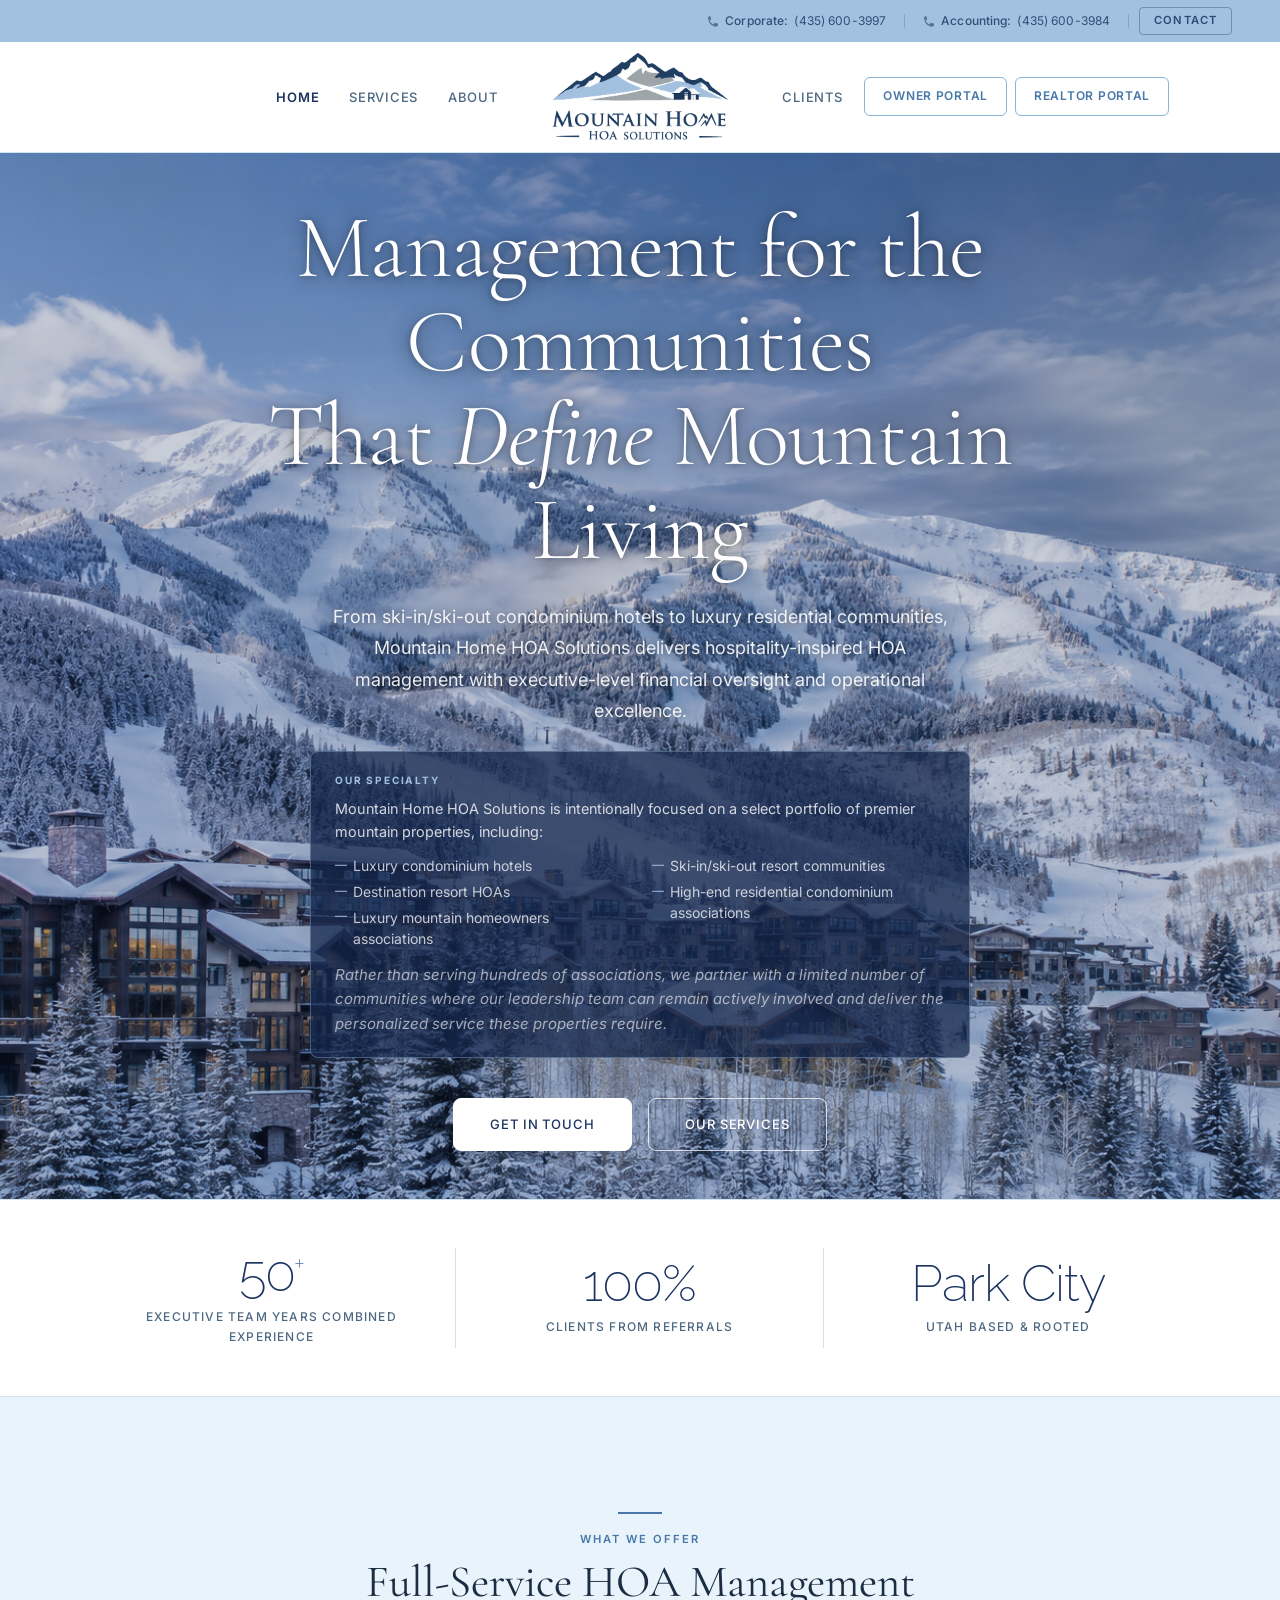
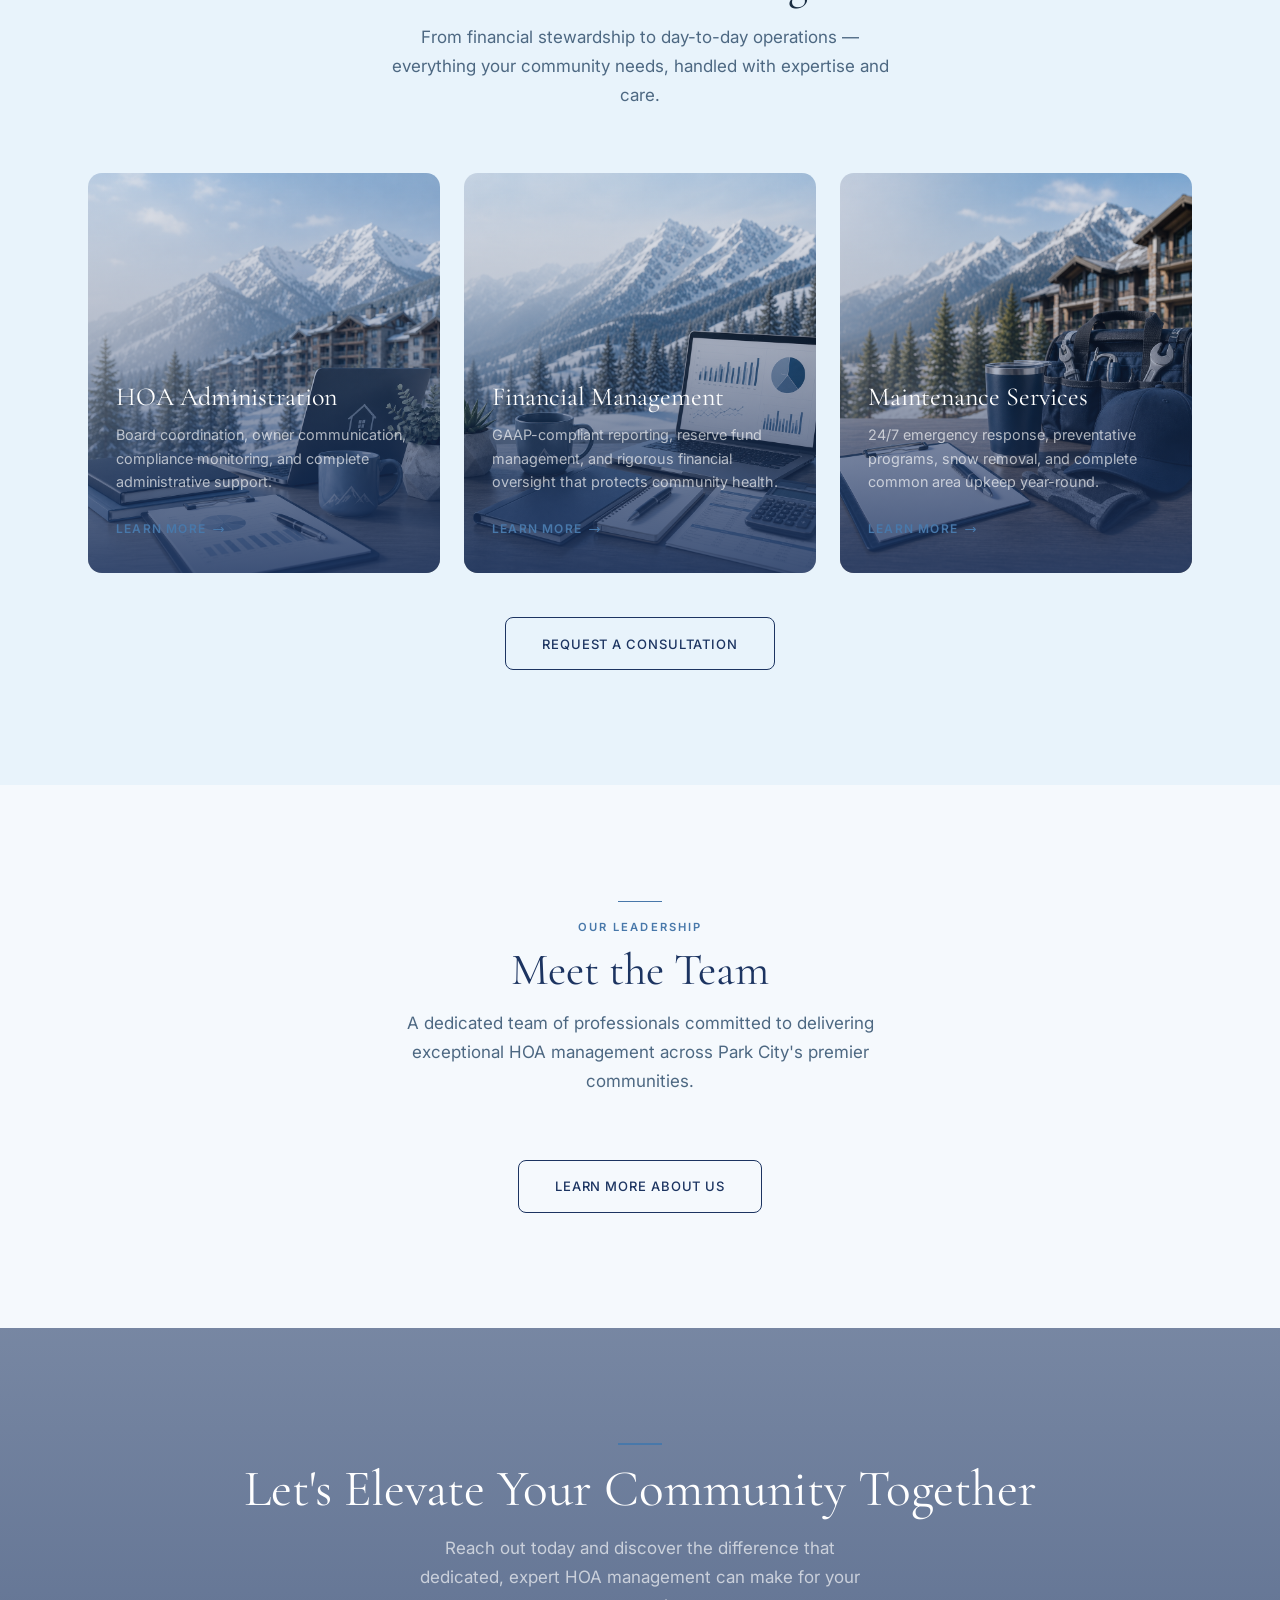
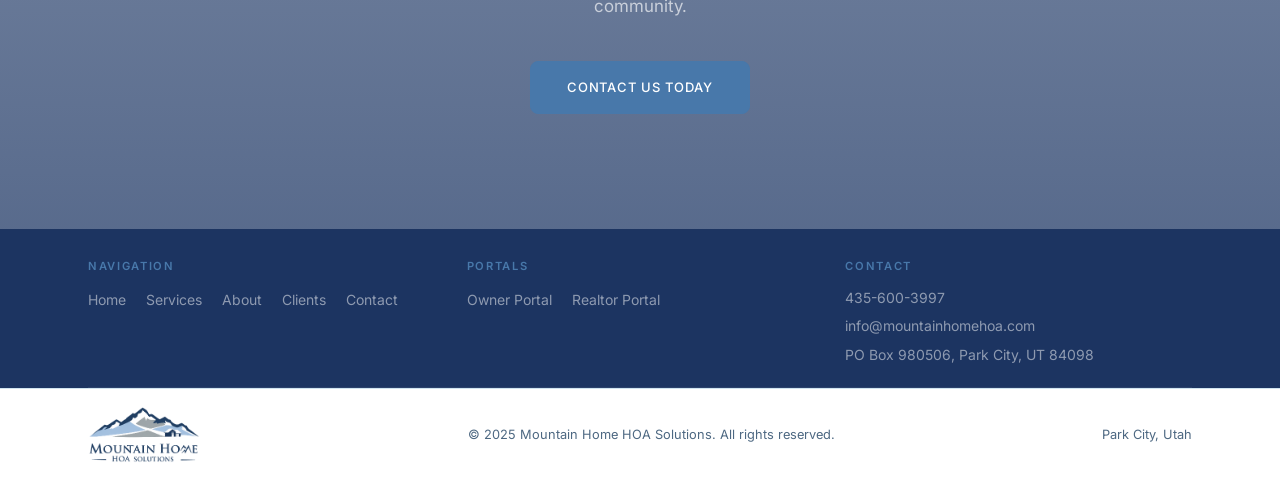
<file: index.html>
<!DOCTYPE html>
<html lang="en">
<head>
  <meta charset="UTF-8">
  <meta name="viewport" content="width=device-width, initial-scale=1.0">
  <title>Mountain Home HOA Solutions | Park City, Utah</title>
  <meta name="description" content="Premier HOA management services in Park City, Utah. Built on financial integrity, expert administration, and genuine dedication to every community we serve.">
  <link rel="preconnect" href="https://fonts.googleapis.com">
  <link rel="preconnect" href="https://fonts.gstatic.com" crossorigin>
  <link rel="icon" type="image/png" sizes="32x32" href="favicon-32.png">
  <link rel="apple-touch-icon" sizes="180x180" href="apple-touch-icon.png">
  <link rel="stylesheet" href="css/style.css">
</head>
<body>

  <header class="navbar" id="navbar">
    <div class="topbar">
      <div class="container topbar__inner">
        <a href="tel:4356003997" class="topbar__item">
          <svg xmlns="http://www.w3.org/2000/svg" viewBox="0 0 20 20" fill="currentColor" width="12" height="12" aria-hidden="true"><path fill-rule="evenodd" d="M2 3.5A1.5 1.5 0 0 1 3.5 2h1.148a1.5 1.5 0 0 1 1.465 1.175l.716 3.223a1.5 1.5 0 0 1-1.052 1.767l-.933.267c-.41.117-.643.555-.48.95a11.542 11.542 0 0 0 6.254 6.254c.395.163.833-.07.95-.48l.267-.933a1.5 1.5 0 0 1 1.767-1.052l3.223.716A1.5 1.5 0 0 1 18 16.352V17.5a1.5 1.5 0 0 1-1.5 1.5H15c-1.149 0-2.263-.15-3.326-.43A13.022 13.022 0 0 1 2.43 8.326 13.019 13.019 0 0 1 2 5V3.5Z" clip-rule="evenodd"/></svg>
          <span class="topbar__label">Corporate:</span> (435) 600-3997
        </a>
        <span class="topbar__sep" aria-hidden="true"></span>
        <a href="tel:4356003984" class="topbar__item">
          <svg xmlns="http://www.w3.org/2000/svg" viewBox="0 0 20 20" fill="currentColor" width="12" height="12" aria-hidden="true"><path fill-rule="evenodd" d="M2 3.5A1.5 1.5 0 0 1 3.5 2h1.148a1.5 1.5 0 0 1 1.465 1.175l.716 3.223a1.5 1.5 0 0 1-1.052 1.767l-.933.267c-.41.117-.643.555-.48.95a11.542 11.542 0 0 0 6.254 6.254c.395.163.833-.07.95-.48l.267-.933a1.5 1.5 0 0 1 1.767-1.052l3.223.716A1.5 1.5 0 0 1 18 16.352V17.5a1.5 1.5 0 0 1-1.5 1.5H15c-1.149 0-2.263-.15-3.326-.43A13.022 13.022 0 0 1 2.43 8.326 13.019 13.019 0 0 1 2 5V3.5Z" clip-rule="evenodd"/></svg>
          <span class="topbar__label">Accounting:</span> (435) 600-3984
        </a>
        <span class="topbar__sep" aria-hidden="true"></span>
        <a href="contact.html" class="topbar__contact-link">Contact</a>
      </div>
    </div>
    <div class="container navbar__inner">
      <nav class="navbar__nav navbar__nav--left" aria-label="Primary navigation">
        <a href="index.html" class="navbar__link navbar__link--active">Home</a>
        <a href="services.html" class="navbar__link">Services</a>
        <a href="about.html" class="navbar__link">About</a>
      </nav>
      <a href="index.html" class="navbar__logo">
        <img src="assets/logo-master.png" alt="Mountain Home HOA Solutions" height="90">
      </a>
      <nav class="navbar__nav navbar__nav--right" aria-label="Secondary navigation">
        <a href="clients.html" class="navbar__link">Clients</a>
        <a href="https://mountainhomehoa.managebuilding.com/Resident/portal/login" class="navbar__portal" target="_blank" rel="noopener noreferrer">Owner Portal</a>
        <a href="https://www.homewisedocs.com/" class="navbar__portal" target="_blank" rel="noopener noreferrer">Realtor Portal</a>
      </nav>
      <button class="navbar__hamburger" id="hamburger" aria-label="Open navigation menu" aria-expanded="false">
        <span></span><span></span><span></span>
      </button>
    </div>
    <nav class="navbar__mobile" id="mobileMenu" aria-label="Mobile navigation">
      <a href="index.html" class="navbar__mobile-link">Home</a>
      <a href="services.html" class="navbar__mobile-link">Services</a>
      <a href="about.html" class="navbar__mobile-link">About</a>
      <a href="contact.html" class="navbar__mobile-link">Contact</a>
      <a href="clients.html" class="navbar__mobile-link">Clients</a>
      <a href="https://mountainhomehoa.managebuilding.com/Resident/portal/login" class="navbar__mobile-link" target="_blank" rel="noopener noreferrer">Owner Portal</a>
      <a href="https://www.homewisedocs.com/" class="navbar__mobile-link" target="_blank" rel="noopener noreferrer">Realtor Portal</a>
    </nav>
  </header>

  <!-- ═══ HERO — Centered, full photo ═══ -->
  <section class="hero">
    <div class="hero__content">
      <h1 class="hero__heading">
        Management for the Communities<br>That <em>Define</em> Mountain Living
      </h1>
      <p class="hero__subtext">
        From ski-in/ski-out condominium hotels to luxury residential communities, Mountain Home HOA Solutions delivers hospitality-inspired HOA management with executive-level financial oversight and operational excellence.
      </p>
      <div class="hero__specialty">
        <p class="hero__specialty-label">Our Specialty</p>
        <p class="hero__specialty-desc">Mountain Home HOA Solutions is intentionally focused on a select portfolio of premier mountain properties, including:</p>
        <ul class="hero__specialty-list">
          <li>Luxury condominium hotels</li>
          <li>Destination resort HOAs</li>
          <li>Luxury mountain homeowners associations</li>
          <li>Ski-in/ski-out resort communities</li>
          <li>High-end residential condominium associations</li>
        </ul>
        <p class="hero__specialty-closing">Rather than serving hundreds of associations, we partner with a limited number of communities where our leadership team can remain actively involved and deliver the personalized service these properties require.</p>
      </div>
      <div class="hero__actions">
        <a href="contact.html" class="btn btn--hero-solid">Get in Touch</a>
        <a href="services.html" class="btn btn--outline-white">Our Services</a>
      </div>
    </div>
  </section>

  <!-- ═══ STATS — on mountain photo ═══ -->
  <section class="stats-bar" aria-label="Company at a glance">
    <div class="container">
      <div class="stats-bar__inner">
        <div class="stat"><div class="stat__number">50<sup>+</sup></div><div class="stat__label">Executive Team Years Combined Experience</div></div>
        <div class="stat"><div class="stat__number">100%</div><div class="stat__label">Clients from Referrals</div></div>
        <div class="stat"><div class="stat__number">Park City</div><div class="stat__label">Utah Based &amp; Rooted</div></div>
      </div>
    </div>
  </section>

  <!-- ═══ TESTIMONIALS — Community voices ═══ -->
  <section class="section" id="testimonialsSection" style="display:none;">
    <div class="container">
      <div style="text-align:center;margin-bottom:clamp(2.5rem,5vw,4rem);">
        <div class="gold-rule gold-rule--center"></div>
        <p class="eyebrow">Client Testimonials</p>
        <h2 style="margin-top:.5rem;color:var(--slate-deeper);">From Our Communities</h2>
        <p style="color:var(--text-muted);font-size:1.0625rem;max-width:520px;margin:1rem auto 0;line-height:1.7;">We partner with a select group of communities. Here's what the people we serve have to say.</p>
      </div>
      <div class="testimonials-grid" id="testimonialsGrid"></div>
      <div id="quotesShowMoreWrap" style="text-align:center;margin-top:2.5rem;display:none;">
        <button class="btn btn--outline-slate" id="quotesShowMoreBtn">Show More</button>
      </div>
    </div>
  </section>

  <!-- ═══ SERVICES — Photo cards ═══ -->
  <section class="section section--cream">
    <div class="container">
      <div style="text-align:center;margin-bottom:clamp(2.5rem,5vw,4rem);">
        <div class="gold-rule gold-rule--center"></div>
        <p class="eyebrow">What We Offer</p>
        <h2 style="margin-top:.5rem;">Full-Service HOA Management</h2>
        <p style="color:var(--text-muted);font-size:1.0625rem;max-width:520px;margin:1rem auto 0;line-height:1.7;">
          From financial stewardship to day-to-day operations — everything your community needs, handled with expertise and care.
        </p>
      </div>

      <div class="photo-cards">
        <!-- Admin card -->
        <article class="photo-card">
          <img class="photo-card__img" src="assets/service-administration.png" alt="HOA Administration" loading="lazy">
          <div class="photo-card__overlay"></div>
          <div class="photo-card__content">
            <h3 class="photo-card__title">HOA Administration</h3>
            <p class="photo-card__text">Board coordination, owner communication, compliance monitoring, and complete administrative support.</p>
            <a href="services.html#administration" class="photo-card__link">Learn More <svg xmlns="http://www.w3.org/2000/svg" fill="none" viewBox="0 0 24 24" stroke-width="2" stroke="currentColor" width="13" height="13" aria-hidden="true"><path stroke-linecap="round" stroke-linejoin="round" d="M17.25 8.25 21 12m0 0-3.75 3.75M21 12H3"/></svg></a>
          </div>
        </article>

        <!-- Accounting card -->
        <article class="photo-card">
          <img class="photo-card__img" src="assets/service-financial.png" alt="Financial Management" loading="lazy">
          <div class="photo-card__overlay"></div>
          <div class="photo-card__content">
            <h3 class="photo-card__title">Financial Management</h3>
            <p class="photo-card__text">GAAP-compliant reporting, reserve fund management, and rigorous financial oversight that protects community health.</p>
            <a href="services.html#accounting" class="photo-card__link">Learn More <svg xmlns="http://www.w3.org/2000/svg" fill="none" viewBox="0 0 24 24" stroke-width="2" stroke="currentColor" width="13" height="13" aria-hidden="true"><path stroke-linecap="round" stroke-linejoin="round" d="M17.25 8.25 21 12m0 0-3.75 3.75M21 12H3"/></svg></a>
          </div>
        </article>

        <!-- Maintenance card -->
        <article class="photo-card">
          <img class="photo-card__img" src="assets/service-maintenance.png" alt="Maintenance Services" loading="lazy">
          <div class="photo-card__overlay"></div>
          <div class="photo-card__content">
            <h3 class="photo-card__title">Maintenance Services</h3>
            <p class="photo-card__text">24/7 emergency response, preventative programs, snow removal, and complete common area upkeep year-round.</p>
            <a href="services.html#maintenance" class="photo-card__link">Learn More <svg xmlns="http://www.w3.org/2000/svg" fill="none" viewBox="0 0 24 24" stroke-width="2" stroke="currentColor" width="13" height="13" aria-hidden="true"><path stroke-linecap="round" stroke-linejoin="round" d="M17.25 8.25 21 12m0 0-3.75 3.75M21 12H3"/></svg></a>
          </div>
        </article>
      </div>
      <div style="text-align:center;margin-top:2.75rem;">
        <a href="contact.html" class="btn btn--outline-slate">Request a Consultation</a>
      </div>
    </div>
  </section>

  <!-- ═══ TEAM — Portrait cards ═══ -->
  <section class="section">
    <div class="container">
      <div style="text-align:center;margin-bottom:clamp(2.5rem,5vw,4rem);">
        <div class="gold-rule gold-rule--center"></div>
        <p class="eyebrow">Our Leadership</p>
        <h2 style="margin-top:.5rem;color:var(--slate-deeper);">Meet the Team</h2>
        <p style="color:var(--text-muted);font-size:1.0625rem;max-width:480px;margin:.875rem auto 0;line-height:1.7;">A dedicated team of professionals committed to delivering exceptional HOA management across Park City's premier communities.</p>
      </div>
      <div class="team-grid" id="home-team-grid"></div>
      <div id="home-team-more" style="display:none;text-align:center;margin-top:2rem;">
        <button class="btn btn--outline-slate" id="home-team-more-btn" onclick="homeTeamShowMore()">Show More</button>
      </div>
      <script>
        var _homeTeamAll = [];
        var _homeTeamExpanded = false;
        const TEAM_PAGE = 5;

        function renderHomeTeam() {
          const grid = document.getElementById('home-team-grid');
          const shown = _homeTeamExpanded ? _homeTeamAll : _homeTeamAll.slice(0, TEAM_PAGE);
          grid.innerHTML = shown.map(m => {
            const inits = (m.name || '').split(' ').map(w => w[0] || '').join('').toUpperCase().slice(0, 2) || '?';
            const photo = m.photoUrl
              ? `<div class="team-card__photo"><img src="${m.photoUrl}" alt="${m.name}" loading="lazy"></div>`
              : `<div class="team-card__photo team-card__photo--placeholder" aria-hidden="true"><span class="team-card__initials">${inits}</span></div>`;
            return `<article class="team-card">${photo}<div class="team-card__info"><h3 class="team-card__name">${m.name}</h3><p class="team-card__role">${m.role}</p>${m.bio ? `<p class="team-card__bio">${m.bio}</p>` : ''}</div></article>`;
          }).join('');
          const moreWrap = document.getElementById('home-team-more');
          const moreBtn  = document.getElementById('home-team-more-btn');
          if (_homeTeamAll.length > TEAM_PAGE) {
            moreWrap.style.display = 'block';
            moreBtn.textContent = _homeTeamExpanded ? 'Show Less' : 'Show More';
          } else {
            moreWrap.style.display = 'none';
          }
        }

        function homeTeamShowMore() {
          _homeTeamExpanded = !_homeTeamExpanded;
          renderHomeTeam();
        }

        (async () => {
          const grid = document.getElementById('home-team-grid');
          try {
            const res = await fetch('https://assets.mountainhomehoa.com/api/team');
            _homeTeamAll = (await res.json()).filter(m => m.showOnHome);
            if (!_homeTeamAll.length) { grid.style.display = 'none'; return; }
            renderHomeTeam();
          } catch (e) { grid.style.display = 'none'; }
        })();
      </script>
      <div style="text-align:center;margin-top:2.75rem;">
        <a href="about.html" class="btn btn--outline-slate">Learn More About Us</a>
      </div>
    </div>
  </section>

  <!-- ═══ CTA — Mountain photo ═══ -->
  <section class="cta-photo">
    <div class="container">
      <div class="gold-rule gold-rule--center"></div>
      <h2>Let's Elevate Your Community Together</h2>
      <p>Reach out today and discover the difference that dedicated, expert HOA management can make for your community.</p>
      <a href="contact.html" class="btn btn--gold">Contact Us Today</a>
    </div>
  </section>

  <!-- ═══ FOOTER ═══ -->
  <footer class="footer">
    <div class="container">
      <div class="footer__grid">
        <div>
          <p class="footer__col-label">Navigation</p>
          <ul class="footer__links footer__links--row">
            <li><a href="index.html" class="footer__link">Home</a></li>
            <li><a href="services.html" class="footer__link">Services</a></li>
            <li><a href="about.html" class="footer__link">About</a></li>
            <li><a href="clients.html" class="footer__link">Clients</a></li>
            <li><a href="contact.html" class="footer__link">Contact</a></li>
          </ul>
        </div>
        <div>
          <p class="footer__col-label">Portals</p>
          <ul class="footer__links footer__links--row">
            <li><a href="https://mountainhomehoa.managebuilding.com/Resident/portal/login" class="footer__link" target="_blank" rel="noopener noreferrer">Owner Portal</a></li>
            <li><a href="https://www.homewisedocs.com/" class="footer__link" target="_blank" rel="noopener noreferrer">Realtor Portal</a></li>
          </ul>
        </div>
        <div>
          <p class="footer__col-label">Contact</p>
          <div class="footer__contact-block">
            <a href="tel:4356003997" class="footer__contact-item">435-600-3997</a>
            <a href="mailto:info@mountainhomehoa.com" class="footer__contact-item">info@mountainhomehoa.com</a>
            <p class="footer__contact-item">PO Box 980506, Park City, UT 84098</p>
          </div>
        </div>
      </div>
    </div>
  <div class="footer__bottom">
    <div class="container footer__bottom-inner">
      <a href="index.html"><img src="assets/logo-master.png" alt="Mountain Home HOA Solutions" class="footer__bottom-logo"></a>
      <p>&copy; 2025 Mountain Home HOA Solutions. All rights reserved.</p>
      <p>Park City, Utah</p>
    </div>
  </div>
  </footer>
  <script>
    (async () => {
      function initials(name) {
        return (name || '').split(' ').slice(0, 3).map(w => w[0] || '').join('').toUpperCase() || '?';
      }
      function escHtml(s) {
        return (s || '').replace(/&/g,'&amp;').replace(/</g,'&lt;').replace(/>/g,'&gt;').replace(/"/g,'&quot;');
      }

      try {
        const res = await fetch('https://assets.mountainhomehoa.com/api/clients');
        const clients = await res.json();
        const references = clients.filter(c => c.includeAsReference && c.quote);
        if (!references.length) return;

        const QUOTES_VISIBLE = 3;
        const grid = document.getElementById('testimonialsGrid');

        function buildQuoteCard(c) {
          const logo = c.logoUrl
            ? `<img src="${escHtml(c.logoUrl)}" alt="${escHtml(c.name)}" style="width:100%;height:100%;object-fit:cover;border-radius:10px;">`
            : `<span class="testimonial-card__initials">${initials(c.name)}</span>`;
          return `
            <div class="testimonial-card">
              <div class="testimonial-card__quote-mark">&ldquo;</div>
              <p class="testimonial-card__text">${escHtml(c.quote)}</p>
              <hr class="testimonial-card__rule">
              <div class="testimonial-card__attribution">
                <div class="testimonial-card__logo">${logo}</div>
                <div>
                  <p class="testimonial-card__community">${escHtml(c.name)}</p>
                </div>
              </div>
            </div>`;
        }

        grid.innerHTML = references.slice(0, QUOTES_VISIBLE).map(buildQuoteCard).join('');

        if (references.length > QUOTES_VISIBLE) {
          const wrap = document.getElementById('quotesShowMoreWrap');
          wrap.style.display = 'block';
          document.getElementById('quotesShowMoreBtn').addEventListener('click', () => {
            grid.innerHTML = references.map(buildQuoteCard).join('');
            wrap.style.display = 'none';
          });
        }

        document.getElementById('testimonialsSection').style.display = '';
      } catch {
        // silently skip — section stays hidden if API is unreachable
      }
    })();
  </script>
  <script src="js/main.js"></script>
</body>
</html>
</file>
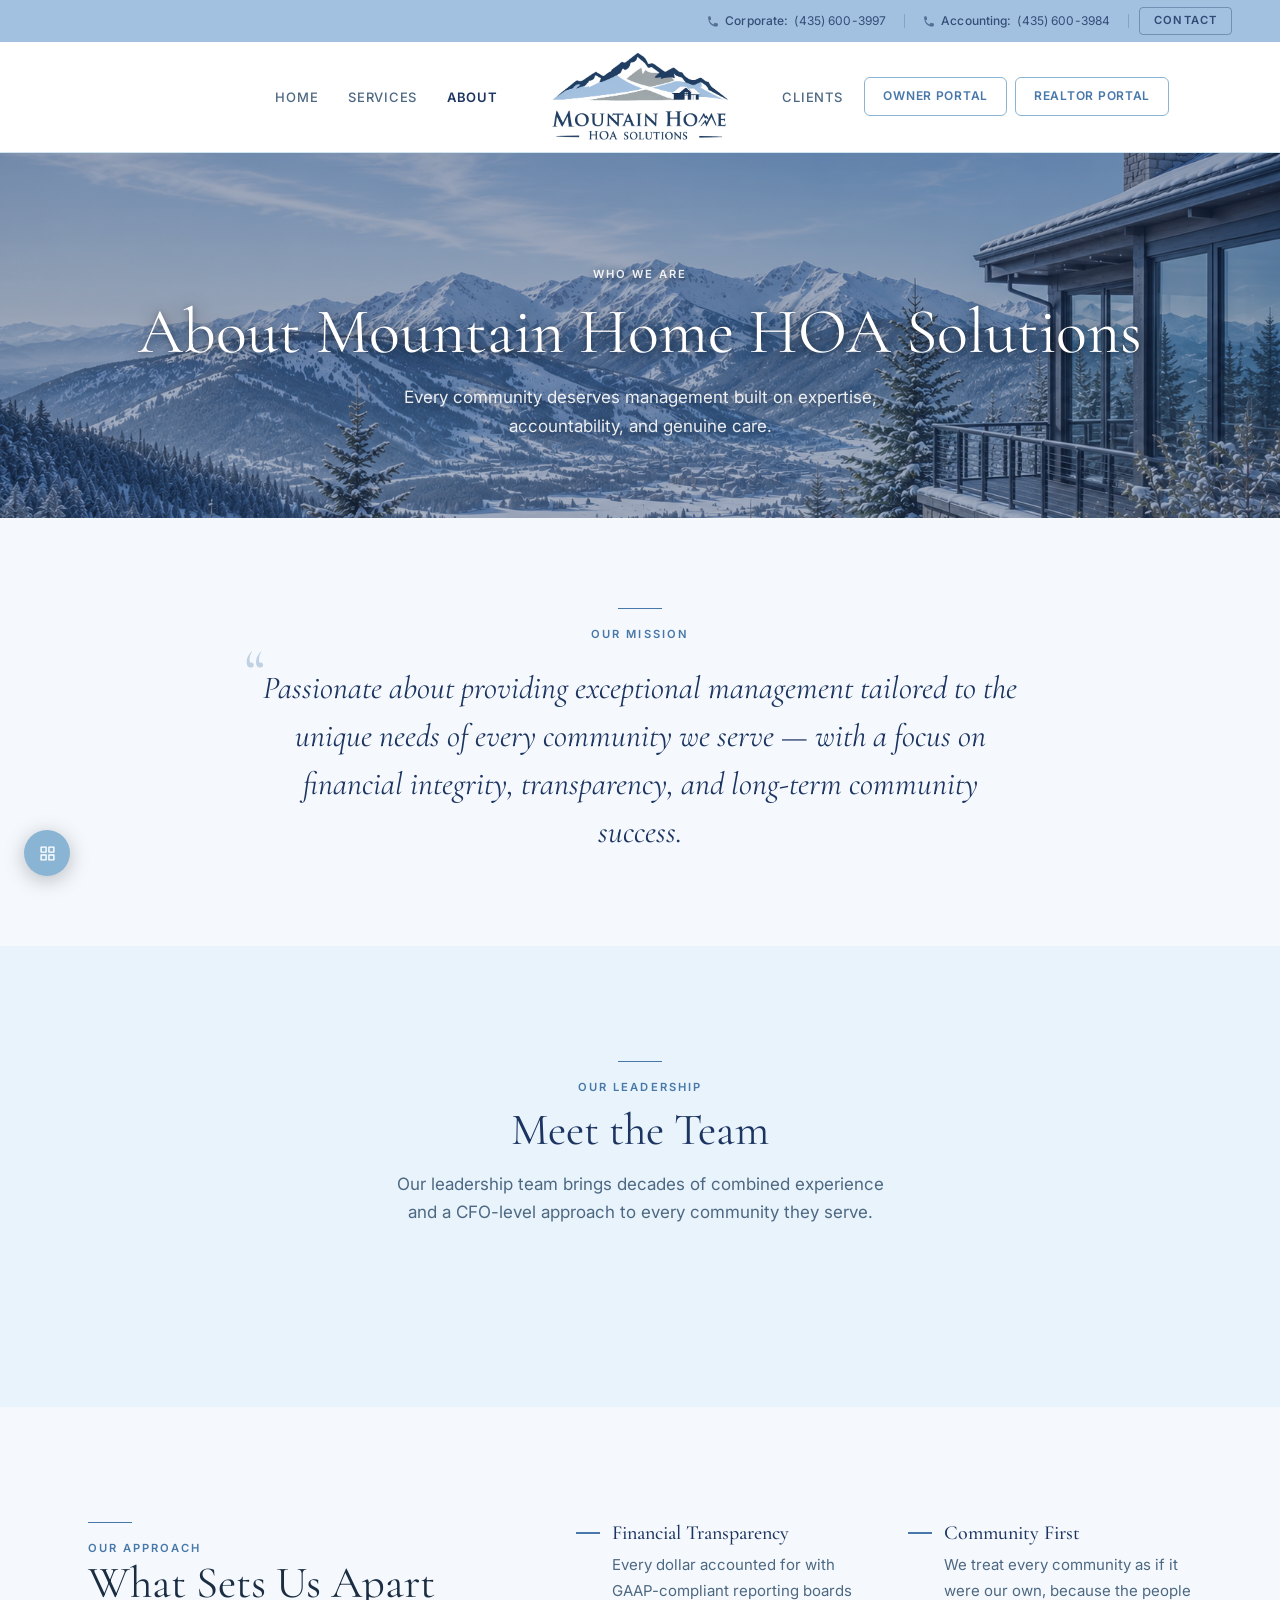
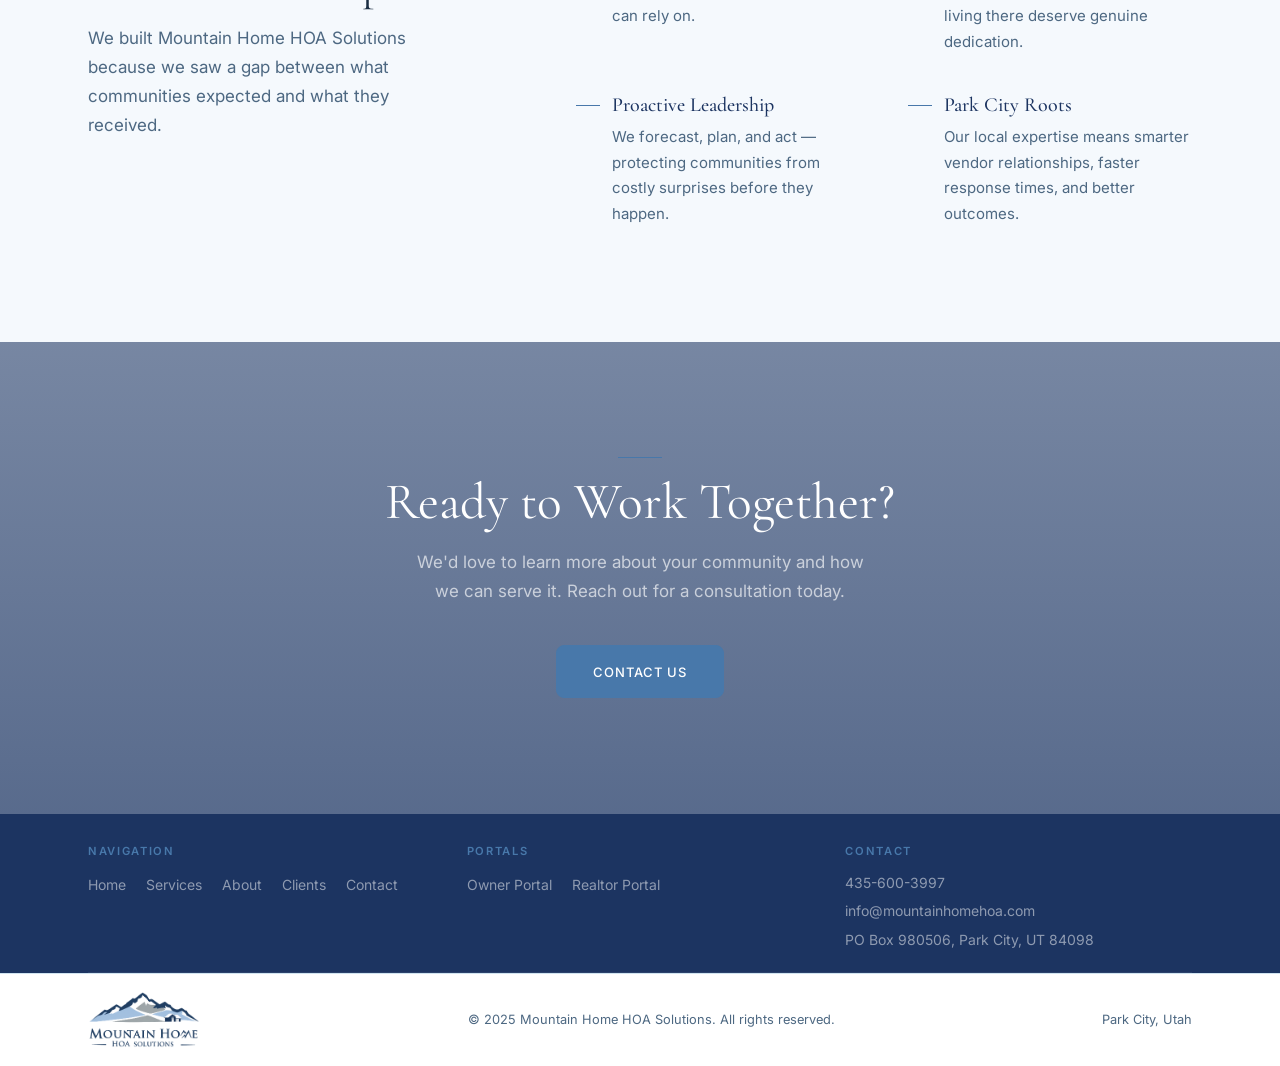
<file: about.html>
<!DOCTYPE html>
<html lang="en">
<head>
  <meta charset="UTF-8">
  <meta name="viewport" content="width=device-width, initial-scale=1.0">
  <title>About Us | Mountain Home HOA Solutions</title>
  <link rel="preconnect" href="https://fonts.googleapis.com">
  <link rel="preconnect" href="https://fonts.gstatic.com" crossorigin>
  <link rel="icon" type="image/png" sizes="32x32" href="favicon-32.png">
  <link rel="apple-touch-icon" sizes="180x180" href="apple-touch-icon.png">
  <link rel="stylesheet" href="css/style.css">
</head>
<body>
  <header class="navbar" id="navbar">
    <div class="topbar">
      <div class="container topbar__inner">
        <a href="tel:4356003997" class="topbar__item">
          <svg xmlns="http://www.w3.org/2000/svg" viewBox="0 0 20 20" fill="currentColor" width="12" height="12" aria-hidden="true"><path fill-rule="evenodd" d="M2 3.5A1.5 1.5 0 0 1 3.5 2h1.148a1.5 1.5 0 0 1 1.465 1.175l.716 3.223a1.5 1.5 0 0 1-1.052 1.767l-.933.267c-.41.117-.643.555-.48.95a11.542 11.542 0 0 0 6.254 6.254c.395.163.833-.07.95-.48l.267-.933a1.5 1.5 0 0 1 1.767-1.052l3.223.716A1.5 1.5 0 0 1 18 16.352V17.5a1.5 1.5 0 0 1-1.5 1.5H15c-1.149 0-2.263-.15-3.326-.43A13.022 13.022 0 0 1 2.43 8.326 13.019 13.019 0 0 1 2 5V3.5Z" clip-rule="evenodd"/></svg>
          <span class="topbar__label">Corporate:</span> (435) 600-3997
        </a>
        <span class="topbar__sep" aria-hidden="true"></span>
        <a href="tel:4356003984" class="topbar__item">
          <svg xmlns="http://www.w3.org/2000/svg" viewBox="0 0 20 20" fill="currentColor" width="12" height="12" aria-hidden="true"><path fill-rule="evenodd" d="M2 3.5A1.5 1.5 0 0 1 3.5 2h1.148a1.5 1.5 0 0 1 1.465 1.175l.716 3.223a1.5 1.5 0 0 1-1.052 1.767l-.933.267c-.41.117-.643.555-.48.95a11.542 11.542 0 0 0 6.254 6.254c.395.163.833-.07.95-.48l.267-.933a1.5 1.5 0 0 1 1.767-1.052l3.223.716A1.5 1.5 0 0 1 18 16.352V17.5a1.5 1.5 0 0 1-1.5 1.5H15c-1.149 0-2.263-.15-3.326-.43A13.022 13.022 0 0 1 2.43 8.326 13.019 13.019 0 0 1 2 5V3.5Z" clip-rule="evenodd"/></svg>
          <span class="topbar__label">Accounting:</span> (435) 600-3984
        </a>
        <span class="topbar__sep" aria-hidden="true"></span>
        <a href="contact.html" class="topbar__contact-link">Contact</a>
      </div>
    </div>
    <div class="container navbar__inner">
      <nav class="navbar__nav navbar__nav--left" aria-label="Primary navigation">
        <a href="index.html" class="navbar__link">Home</a>
        <a href="services.html" class="navbar__link">Services</a>
        <a href="about.html" class="navbar__link navbar__link--active">About</a>
      </nav>
      <a href="index.html" class="navbar__logo">
        <img src="assets/logo-master.png" alt="Mountain Home HOA Solutions" height="90">
      </a>
      <nav class="navbar__nav navbar__nav--right" aria-label="Secondary navigation">
        <a href="clients.html" class="navbar__link">Clients</a>
        <a href="https://mountainhomehoa.managebuilding.com/Resident/portal/login" class="navbar__portal" target="_blank" rel="noopener noreferrer">Owner Portal</a>
        <a href="https://www.homewisedocs.com/" class="navbar__portal" target="_blank" rel="noopener noreferrer">Realtor Portal</a>
      </nav>
      <button class="navbar__hamburger" id="hamburger" aria-label="Open navigation menu" aria-expanded="false"><span></span><span></span><span></span></button>
    </div>
    <nav class="navbar__mobile" id="mobileMenu" aria-label="Mobile navigation">
      <a href="index.html" class="navbar__mobile-link">Home</a>
      <a href="services.html" class="navbar__mobile-link">Services</a>
      <a href="about.html" class="navbar__mobile-link">About</a>
      <a href="contact.html" class="navbar__mobile-link">Contact</a>
      <a href="clients.html" class="navbar__mobile-link">Clients</a>
      <a href="https://mountainhomehoa.managebuilding.com/Resident/portal/login" class="navbar__mobile-link" target="_blank" rel="noopener noreferrer">Owner Portal</a>
      <a href="https://www.homewisedocs.com/" class="navbar__mobile-link" target="_blank" rel="noopener noreferrer">Realtor Portal</a>
    </nav>
  </header>

  <section class="page-hero">
    <p class="eyebrow">Who We Are</p>
    <h1>About Mountain Home HOA Solutions</h1>
    <p class="page-hero__sub">Every community deserves management built on expertise, accountability, and genuine care.</p>
  </section>

  <section class="mission-section section">
    <div class="container">
      <div class="gold-rule gold-rule--center"></div>
      <p class="eyebrow" style="text-align:center;">Our Mission</p>
      <p class="mission-quote">Passionate about providing exceptional management tailored to the unique needs of every community we serve — with a focus on financial integrity, transparency, and long-term community success.</p>
    </div>
  </section>

  <section class="section section--cream">
    <div class="container">
      <div style="text-align:center;margin-bottom:clamp(2.5rem,5vw,4rem);">
        <div class="gold-rule gold-rule--center"></div>
        <p class="eyebrow">Our Leadership</p>
        <h2 style="margin-top:.5rem;color:var(--slate-deeper);">Meet the Team</h2>
        <p style="color:var(--text-muted);font-size:1.0625rem;max-width:500px;margin:.875rem auto 0;line-height:1.7;">Our leadership team brings decades of combined experience and a CFO-level approach to every community they serve.</p>
      </div>
      <div class="team-grid" id="about-team-grid"></div>
      <div id="about-team-more" style="display:none;text-align:center;margin-top:2rem;">
        <button class="btn btn--outline-slate" id="about-team-more-btn" onclick="aboutTeamShowMore()">Show More</button>
      </div>
      <script>
        var _aboutTeamAll = [];
        var _aboutTeamExpanded = false;

        function renderAboutTeam() {
          const grid = document.getElementById('about-team-grid');
          const shown = _aboutTeamExpanded ? _aboutTeamAll : _aboutTeamAll.slice(0, 5);
          grid.innerHTML = shown.map(m => {
            const inits = (m.name || '').split(' ').map(w => w[0] || '').join('').toUpperCase().slice(0, 2) || '?';
            const photo = m.photoUrl
              ? `<div class="team-card__photo"><img src="${m.photoUrl}" alt="${m.name}" loading="lazy"></div>`
              : `<div class="team-card__photo team-card__photo--placeholder" aria-hidden="true"><span class="team-card__initials">${inits}</span></div>`;
            return `<article class="team-card">${photo}<div class="team-card__info"><h3 class="team-card__name">${m.name}</h3><p class="team-card__role">${m.role}</p>${m.bio ? `<p class="team-card__bio">${m.bio}</p>` : ''}</div></article>`;
          }).join('');
          const moreWrap = document.getElementById('about-team-more');
          const moreBtn  = document.getElementById('about-team-more-btn');
          if (_aboutTeamAll.length > 5) {
            moreWrap.style.display = 'block';
            moreBtn.textContent = _aboutTeamExpanded ? 'Show Less' : 'Show More';
          } else {
            moreWrap.style.display = 'none';
          }
        }

        function aboutTeamShowMore() {
          _aboutTeamExpanded = !_aboutTeamExpanded;
          renderAboutTeam();
        }

        (async () => {
          const grid = document.getElementById('about-team-grid');
          try {
            const res = await fetch('https://assets.mountainhomehoa.com/api/team');
            _aboutTeamAll = (await res.json()).filter(m => m.showOnAbout);
            if (!_aboutTeamAll.length) { grid.style.display = 'none'; return; }
            renderAboutTeam();
          } catch (e) { grid.style.display = 'none'; }
        })();
      </script>
    </div>
  </section>

  <section class="section">
    <div class="container">
      <div class="why-grid">
        <div class="section-header">
          <div class="gold-rule"></div>
          <p class="eyebrow">Our Approach</p>
          <h2>What Sets Us Apart</h2>
          <p style="color:var(--text-muted);font-size:1.0625rem;margin-top:1rem;max-width:360px;line-height:1.7;">We built Mountain Home HOA Solutions because we saw a gap between what communities expected and what they received.</p>
        </div>
        <div class="values-grid">
          <div class="value-item"><h4 class="value-item__title">Financial Transparency</h4><p class="value-item__text">Every dollar accounted for with GAAP-compliant reporting boards can rely on.</p></div>
          <div class="value-item"><h4 class="value-item__title">Community First</h4><p class="value-item__text">We treat every community as if it were our own, because the people living there deserve genuine dedication.</p></div>
          <div class="value-item"><h4 class="value-item__title">Proactive Leadership</h4><p class="value-item__text">We forecast, plan, and act — protecting communities from costly surprises before they happen.</p></div>
          <div class="value-item"><h4 class="value-item__title">Park City Roots</h4><p class="value-item__text">Our local expertise means smarter vendor relationships, faster response times, and better outcomes.</p></div>
        </div>
      </div>
    </div>
  </section>

  <section class="cta-photo">
    <div class="container">
      <div class="gold-rule gold-rule--center"></div>
      <h2>Ready to Work Together?</h2>
      <p>We'd love to learn more about your community and how we can serve it. Reach out for a consultation today.</p>
      <a href="contact.html" class="btn btn--gold">Contact Us</a>
    </div>
  </section>

  <footer class="footer">
    <div class="container">
      <div class="footer__grid">
        <div>
          <p class="footer__col-label">Navigation</p>
          <ul class="footer__links footer__links--row">
            <li><a href="index.html" class="footer__link">Home</a></li>
            <li><a href="services.html" class="footer__link">Services</a></li>
            <li><a href="about.html" class="footer__link">About</a></li>
            <li><a href="clients.html" class="footer__link">Clients</a></li>
            <li><a href="contact.html" class="footer__link">Contact</a></li>
          </ul>
        </div>
        <div>
          <p class="footer__col-label">Portals</p>
          <ul class="footer__links footer__links--row">
            <li><a href="https://mountainhomehoa.managebuilding.com/Resident/portal/login" class="footer__link" target="_blank" rel="noopener noreferrer">Owner Portal</a></li>
            <li><a href="https://www.homewisedocs.com/" class="footer__link" target="_blank" rel="noopener noreferrer">Realtor Portal</a></li>
          </ul>
        </div>
        <div>
          <p class="footer__col-label">Contact</p>
          <div class="footer__contact-block">
            <a href="tel:4356003997" class="footer__contact-item">435-600-3997</a>
            <a href="mailto:info@mountainhomehoa.com" class="footer__contact-item">info@mountainhomehoa.com</a>
            <p class="footer__contact-item">PO Box 980506, Park City, UT 84098</p>
          </div>
        </div>
      </div>
    </div>
  <div class="footer__bottom">
    <div class="container footer__bottom-inner">
      <a href="index.html"><img src="assets/logo-master.png" alt="Mountain Home HOA Solutions" class="footer__bottom-logo"></a>
      <p>&copy; 2025 Mountain Home HOA Solutions. All rights reserved.</p>
      <p>Park City, Utah</p>
    </div>
  </div>
  </footer>

  <div class="site-switcher" id="siteSwitcher">
    <button class="site-switcher__btn" id="switcherToggle" aria-label="Compare design versions">
      <svg width="17" height="17" viewBox="0 0 24 24" fill="none" stroke="currentColor" stroke-width="2" stroke-linecap="round" stroke-linejoin="round" aria-hidden="true"><rect x="3" y="3" width="7" height="7"/><rect x="14" y="3" width="7" height="7"/><rect x="14" y="14" width="7" height="7"/><rect x="3" y="14" width="7" height="7"/></svg>
    </button>
    <div class="site-switcher__panel" id="switcherPanel">
      <p class="site-switcher__label">Design Versions</p>
      <a href="../about.html" class="site-switcher__option"><span class="site-switcher__dot"></span>Version 1 — Light</a>
      <a href="../v2/about.html" class="site-switcher__option"><span class="site-switcher__dot"></span>Version 2 — Dark</a>
      <a href="about.html" class="site-switcher__option active"><span class="site-switcher__dot"></span>Version 3 — Mountain</a>
    </div>
  </div>
  <script src="js/main.js"></script>
</body>
</html>
</file>
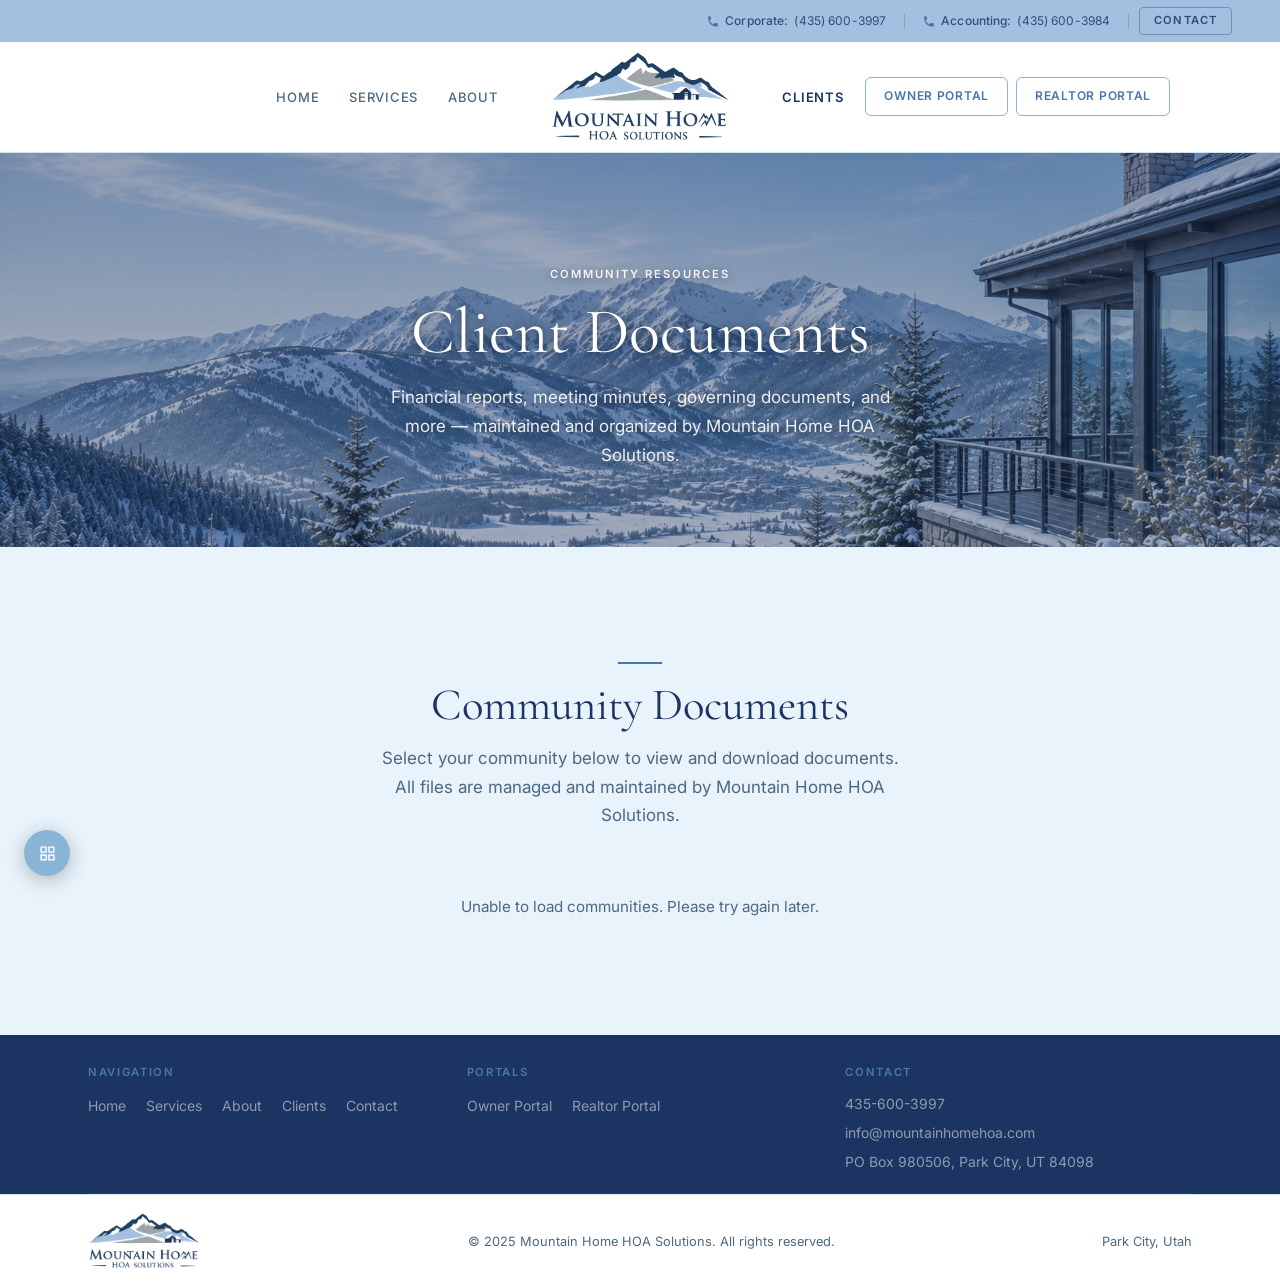
<file: clients.html>
<!DOCTYPE html>
<html lang="en">
<head>
  <meta charset="UTF-8">
  <meta name="viewport" content="width=device-width, initial-scale=1.0">
  <title>Client Documents | Mountain Home HOA Solutions</title>
  <link rel="preconnect" href="https://fonts.googleapis.com">
  <link rel="preconnect" href="https://fonts.gstatic.com" crossorigin>
  <link rel="icon" type="image/png" sizes="32x32" href="favicon-32.png">
  <link rel="apple-touch-icon" sizes="180x180" href="apple-touch-icon.png">
  <link rel="stylesheet" href="css/style.css">
  <style>
    /* ── Portal Gate ── */
    .portal-gate {
      position: fixed;
      inset: 0;
      z-index: 10000;
      background: rgba(31, 74, 110, 0.93);
      backdrop-filter: blur(8px);
      -webkit-backdrop-filter: blur(8px);
      display: flex;
      align-items: center;
      justify-content: center;
      padding: 1.5rem;
      transition: opacity 0.3s ease;
    }
    .portal-gate.exiting { opacity: 0; pointer-events: none; }
    .portal-gate__card {
      background: #ecf3fa;
      border: 1px solid rgba(31, 74, 110, 0.15);
      border-radius: 18px;
      padding: clamp(2rem, 5vw, 3rem);
      max-width: 420px;
      width: 100%;
      text-align: center;
      box-shadow: 0 32px 80px rgba(0,0,0,0.4), 0 0 0 1px rgba(255,255,255,0.06);
    }
    .portal-gate__logo { height: 48px; margin-bottom: 1.75rem; }
    .portal-gate__title {
      font-family: var(--font-display);
      font-size: clamp(1.5rem, 3vw, 1.875rem);
      font-weight: 600;
      color: #1f4a6e;
      margin: 0 0 0.5rem;
      line-height: 1.2;
    }
    .portal-gate__sub {
      font-size: 0.9375rem;
      color: rgba(31, 74, 110, 0.65);
      line-height: 1.6;
      margin: 0 0 2rem;
    }
    .portal-gate__field { text-align: left; margin-bottom: 1rem; }
    .portal-gate__error {
      display: none;
      background: #fff1f1;
      border: 1px solid #fca5a5;
      color: #b91c1c;
      border-radius: 8px;
      padding: 0.625rem 1rem;
      font-size: 0.875rem;
      margin-bottom: 1rem;
      text-align: left;
    }
    .portal-gate__submit { width: 100%; justify-content: center; }

    /* ── Client Cards ── */
    .clients-intro { text-align: center; margin-bottom: clamp(2.5rem, 5vw, 4rem); }
    .clients-grid {
      display: flex;
      flex-wrap: wrap;
      justify-content: center;
      gap: 1.75rem;
    }

    .client-card {
      flex: 0 1 clamp(260px, 30%, 380px);
      background: #ecf3fa;
      border: 1px solid rgba(31, 74, 110, 0.15);
      border-radius: 14px;
      padding: 2rem 1.75rem;
      display: flex;
      flex-direction: column;
      gap: 1rem;
      transition: box-shadow 0.22s ease, transform 0.22s ease;
    }
    .client-card:hover {
      box-shadow: 0 10px 36px rgba(31, 74, 110, 0.16);
      transform: translateY(-3px);
    }
    .client-card__logo {
      width: 60px;
      height: 60px;
      border-radius: 12px;
      background: #1f4a6e;
      display: flex;
      align-items: center;
      justify-content: center;
      flex-shrink: 0;
    }
    .client-card__initials {
      font-family: var(--font-display);
      font-size: 1rem;
      font-weight: 700;
      color: var(--gold);
      letter-spacing: 0.06em;
    }
    .client-card__meta {
      font-size: 0.75rem;
      font-weight: 600;
      color: var(--gold);
      text-transform: uppercase;
      letter-spacing: 0.1em;
      margin: 0;
    }
    .client-card__name {
      font-family: var(--font-display);
      font-size: 1.25rem;
      font-weight: 600;
      color: #1f4a6e;
      margin: 0.25rem 0 0;
      line-height: 1.3;
    }
    .client-card__desc {
      font-size: 0.9375rem;
      color: rgba(31, 74, 110, 0.70);
      line-height: 1.65;
      margin: 0;
      flex: 1;
    }
    .client-card__cta {
      display: inline-flex;
      align-items: center;
      gap: 0.5rem;
      margin-top: 0.5rem;
      text-decoration: none;
    }
  </style>
</head>
<body>

  <header class="navbar" id="navbar">
    <div class="topbar">
      <div class="container topbar__inner">
        <a href="tel:4356003997" class="topbar__item">
          <svg xmlns="http://www.w3.org/2000/svg" viewBox="0 0 20 20" fill="currentColor" width="12" height="12" aria-hidden="true"><path fill-rule="evenodd" d="M2 3.5A1.5 1.5 0 0 1 3.5 2h1.148a1.5 1.5 0 0 1 1.465 1.175l.716 3.223a1.5 1.5 0 0 1-1.052 1.767l-.933.267c-.41.117-.643.555-.48.95a11.542 11.542 0 0 0 6.254 6.254c.395.163.833-.07.95-.48l.267-.933a1.5 1.5 0 0 1 1.767-1.052l3.223.716A1.5 1.5 0 0 1 18 16.352V17.5a1.5 1.5 0 0 1-1.5 1.5H15c-1.149 0-2.263-.15-3.326-.43A13.022 13.022 0 0 1 2.43 8.326 13.019 13.019 0 0 1 2 5V3.5Z" clip-rule="evenodd"/></svg>
          <span class="topbar__label">Corporate:</span> (435) 600-3997
        </a>
        <span class="topbar__sep" aria-hidden="true"></span>
        <a href="tel:4356003984" class="topbar__item">
          <svg xmlns="http://www.w3.org/2000/svg" viewBox="0 0 20 20" fill="currentColor" width="12" height="12" aria-hidden="true"><path fill-rule="evenodd" d="M2 3.5A1.5 1.5 0 0 1 3.5 2h1.148a1.5 1.5 0 0 1 1.465 1.175l.716 3.223a1.5 1.5 0 0 1-1.052 1.767l-.933.267c-.41.117-.643.555-.48.95a11.542 11.542 0 0 0 6.254 6.254c.395.163.833-.07.95-.48l.267-.933a1.5 1.5 0 0 1 1.767-1.052l3.223.716A1.5 1.5 0 0 1 18 16.352V17.5a1.5 1.5 0 0 1-1.5 1.5H15c-1.149 0-2.263-.15-3.326-.43A13.022 13.022 0 0 1 2.43 8.326 13.019 13.019 0 0 1 2 5V3.5Z" clip-rule="evenodd"/></svg>
          <span class="topbar__label">Accounting:</span> (435) 600-3984
        </a>
        <span class="topbar__sep" aria-hidden="true"></span>
        <a href="contact.html" class="topbar__contact-link">Contact</a>
      </div>
    </div>
    <div class="container navbar__inner">
      <nav class="navbar__nav navbar__nav--left" aria-label="Primary navigation">
        <a href="index.html" class="navbar__link">Home</a>
        <a href="services.html" class="navbar__link">Services</a>
        <a href="about.html" class="navbar__link">About</a>
      </nav>
      <a href="index.html" class="navbar__logo">
        <img src="assets/logo-master.png" alt="Mountain Home HOA Solutions" height="90">
      </a>
      <nav class="navbar__nav navbar__nav--right" aria-label="Secondary navigation">
        <a href="clients.html" class="navbar__link navbar__link--active">Clients</a>
        <a href="https://mountainhomehoa.managebuilding.com/Resident/portal/login" class="navbar__portal" target="_blank" rel="noopener noreferrer">Owner Portal</a>
        <a href="https://www.homewisedocs.com/" class="navbar__portal" target="_blank" rel="noopener noreferrer">Realtor Portal</a>
      </nav>
      <button class="navbar__hamburger" id="hamburger" aria-label="Open navigation menu" aria-expanded="false"><span></span><span></span><span></span></button>
    </div>
    <nav class="navbar__mobile" id="mobileMenu" aria-label="Mobile navigation">
      <a href="index.html" class="navbar__mobile-link">Home</a>
      <a href="services.html" class="navbar__mobile-link">Services</a>
      <a href="about.html" class="navbar__mobile-link">About</a>
      <a href="contact.html" class="navbar__mobile-link">Contact</a>
      <a href="clients.html" class="navbar__mobile-link">Clients</a>
      <a href="https://mountainhomehoa.managebuilding.com/Resident/portal/login" class="navbar__mobile-link" target="_blank" rel="noopener noreferrer">Owner Portal</a>
      <a href="https://www.homewisedocs.com/" class="navbar__mobile-link" target="_blank" rel="noopener noreferrer">Realtor Portal</a>
    </nav>
  </header>

  <section class="page-hero">
    <p class="eyebrow">Community Resources</p>
    <h1>Client Documents</h1>
    <p class="page-hero__sub">Financial reports, meeting minutes, governing documents, and more — maintained and organized by Mountain Home HOA Solutions.</p>
  </section>

  <section class="section section--cream">
    <div class="container">
      <div class="clients-intro">
        <div class="gold-rule gold-rule--center"></div>
        <h2 style="margin-top:.5rem;color:var(--slate-deeper);">Community Documents</h2>
        <p style="color:var(--text-muted);font-size:1.0625rem;max-width:520px;margin:.875rem auto 0;line-height:1.7;">Select your community below to view and download documents. All files are managed and maintained by Mountain Home HOA Solutions.</p>
      </div>

      <div class="clients-grid" id="clientsGrid">
        <p style="color:var(--text-muted);font-size:0.95rem;" id="clientsLoading">Loading communities…</p>
      </div>

      <div id="showMoreWrap" style="text-align:center;margin-top:2.5rem;display:none;">
        <button class="btn btn--outline-slate" id="showMoreBtn">Show More</button>
      </div>
    </div>
  </section>

  <footer class="footer">
    <div class="container">
      <div class="footer__grid">
        <div>
          <p class="footer__col-label">Navigation</p>
          <ul class="footer__links footer__links--row">
            <li><a href="index.html" class="footer__link">Home</a></li>
            <li><a href="services.html" class="footer__link">Services</a></li>
            <li><a href="about.html" class="footer__link">About</a></li>
            <li><a href="clients.html" class="footer__link">Clients</a></li>
            <li><a href="contact.html" class="footer__link">Contact</a></li>
          </ul>
        </div>
        <div>
          <p class="footer__col-label">Portals</p>
          <ul class="footer__links footer__links--row">
            <li><a href="https://mountainhomehoa.managebuilding.com/Resident/portal/login" class="footer__link" target="_blank" rel="noopener noreferrer">Owner Portal</a></li>
            <li><a href="https://www.homewisedocs.com/" class="footer__link" target="_blank" rel="noopener noreferrer">Realtor Portal</a></li>
          </ul>
        </div>
        <div>
          <p class="footer__col-label">Contact</p>
          <div class="footer__contact-block">
            <a href="tel:4356003997" class="footer__contact-item">435-600-3997</a>
            <a href="mailto:info@mountainhomehoa.com" class="footer__contact-item">info@mountainhomehoa.com</a>
            <p class="footer__contact-item">PO Box 980506, Park City, UT 84098</p>
          </div>
        </div>
      </div>
    </div>
  <div class="footer__bottom">
    <div class="container footer__bottom-inner">
      <a href="index.html"><img src="assets/logo-master.png" alt="Mountain Home HOA Solutions" class="footer__bottom-logo"></a>
      <p>&copy; 2025 Mountain Home HOA Solutions. All rights reserved.</p>
      <p>Park City, Utah</p>
    </div>
  </div>
  </footer>

  <div class="site-switcher" id="siteSwitcher">
    <button class="site-switcher__btn" id="switcherToggle" aria-label="Compare design versions">
      <svg width="17" height="17" viewBox="0 0 24 24" fill="none" stroke="currentColor" stroke-width="2" stroke-linecap="round" stroke-linejoin="round" aria-hidden="true"><rect x="3" y="3" width="7" height="7"/><rect x="14" y="3" width="7" height="7"/><rect x="14" y="14" width="7" height="7"/><rect x="3" y="14" width="7" height="7"/></svg>
    </button>
    <div class="site-switcher__panel" id="switcherPanel">
      <p class="site-switcher__label">Design Versions</p>
      <a href="../clients.html" class="site-switcher__option"><span class="site-switcher__dot"></span>Version 1 — Light</a>
      <a href="../v2/clients.html" class="site-switcher__option"><span class="site-switcher__dot"></span>Version 2 — Dark</a>
      <a href="clients.html" class="site-switcher__option active"><span class="site-switcher__dot"></span>Version 3 — Mountain</a>
    </div>
  </div>

  <!-- Password modal -->
  <div class="portal-gate" id="portalGate" style="display:none;" role="dialog" aria-modal="true" aria-labelledby="portalTitle">
    <div class="portal-gate__card">
      <img src="assets/logo-master.png" alt="Mountain Home HOA Solutions" class="portal-gate__logo">
      <h2 class="portal-gate__title" id="portalTitle">Access Community Files</h2>
      <p class="portal-gate__sub">Enter the password for <strong id="portalCommunityName"></strong> to access documents.</p>
      <div class="portal-gate__error" id="portalError" style="display:none;">Incorrect password. Please try again.</div>
      <div class="portal-gate__field">
        <label style="display:block;font-size:0.78rem;font-weight:600;text-transform:uppercase;letter-spacing:0.06em;color:#1f4a6e;margin-bottom:6px;">Password</label>
        <input type="password" id="portalPassword" placeholder="Enter community password"
          style="width:100%;padding:10px 14px;border:1.5px solid rgba(31,74,110,0.25);border-radius:8px;font-size:0.9rem;color:#1f4a6e;font-family:inherit;outline:none;" />
      </div>
      <button class="btn btn--gold portal-gate__submit" id="portalSubmit">Access Files</button>
      <button onclick="closePortal()" style="display:block;width:100%;margin-top:10px;background:none;border:none;color:rgba(31,74,110,0.5);font-size:0.85rem;cursor:pointer;padding:6px;">Cancel</button>
    </div>
  </div>

  <script>
    const API = 'https://assets.mountainhomehoa.com';
    const VISIBLE = 3;
    let allClients = [];
    let activeClientId = null;

    const FOLDER_ICON = `<svg xmlns="http://www.w3.org/2000/svg" fill="none" viewBox="0 0 24 24" stroke-width="1.5" stroke="currentColor" width="15" height="15" aria-hidden="true"><path stroke-linecap="round" stroke-linejoin="round" d="M3.75 9.776c.112-.017.227-.026.344-.026h15.812c.117 0 .232.009.344.026m-16.5 0a2.25 2.25 0 0 0-1.883 2.542l.857 6a2.25 2.25 0 0 0 2.227 1.932H19.05a2.25 2.25 0 0 0 2.227-1.932l.857-6a2.25 2.25 0 0 0-1.883-2.542m-16.5 0V6A2.25 2.25 0 0 1 6 3.75h3.879a1.5 1.5 0 0 1 1.06.44l2.122 2.12a1.5 1.5 0 0 0 1.06.44H18A2.25 2.25 0 0 1 20.25 9v.776"/></svg>`;

    function initials(name) {
      return (name || '').split(' ').slice(0, 3).map(w => w[0] || '').join('').toUpperCase() || '?';
    }

    function escHtml(s) {
      return (s || '').replace(/&/g,'&amp;').replace(/</g,'&lt;').replace(/>/g,'&gt;').replace(/"/g,'&quot;');
    }

    function buildCard(c) {
      const logo = c.logoUrl
        ? `<img src="${escHtml(c.logoUrl)}" alt="${escHtml(c.name)}" style="width:100%;height:100%;object-fit:cover;border-radius:12px;">`
        : `<span class="client-card__initials">${initials(c.name)}</span>`;
      return `
        <article class="client-card">
          <div class="client-card__logo">${logo}</div>
          <div>
            <h3 class="client-card__name">${escHtml(c.name)}</h3>
          </div>
          <p class="client-card__desc">${escHtml(c.description)}</p>
          <button class="btn btn--gold client-card__cta" onclick="openPortal('${c.id}','${escHtml(c.name).replace(/'/g,'\\'+'&#39;')}')">
            ${FOLDER_ICON} Explore Files
          </button>
        </article>`;
    }

    function renderClients(clients) {
      const grid = document.getElementById('clientsGrid');
      if (!clients.length) {
        grid.innerHTML = '<p style="color:var(--text-muted);font-size:0.95rem;text-align:center;grid-column:1/-1;">No communities are currently listed.</p>';
        return;
      }
      grid.innerHTML = clients.slice(0, VISIBLE).map(buildCard).join('');

      if (clients.length > VISIBLE) {
        const wrap = document.getElementById('showMoreWrap');
        wrap.style.display = 'block';
        document.getElementById('showMoreBtn').onclick = () => {
          grid.innerHTML = clients.map(buildCard).join('');
          wrap.style.display = 'none';
        };
      }
    }

    async function loadClients() {
      try {
        const res = await fetch(`${API}/api/clients`);
        allClients = await res.json();
        renderClients(allClients);
      } catch {
        document.getElementById('clientsGrid').innerHTML =
          '<p style="color:var(--text-muted);font-size:0.95rem;text-align:center;grid-column:1/-1;">Unable to load communities. Please try again later.</p>';
      }
    }

    // ── Password portal ──────────────────────────────────────────
    function openPortal(id, name) {
      activeClientId = id;
      document.getElementById('portalCommunityName').textContent = name;
      document.getElementById('portalPassword').value = '';
      document.getElementById('portalError').style.display = 'none';
      document.getElementById('portalGate').style.display = 'flex';
      setTimeout(() => document.getElementById('portalPassword').focus(), 50);
    }

    function closePortal() {
      document.getElementById('portalGate').style.display = 'none';
      activeClientId = null;
    }

    document.getElementById('portalSubmit').addEventListener('click', submitPortal);
    document.getElementById('portalPassword').addEventListener('keydown', e => {
      if (e.key === 'Enter') submitPortal();
      if (e.key === 'Escape') closePortal();
    });

    async function submitPortal() {
      const password = document.getElementById('portalPassword').value;
      const btn = document.getElementById('portalSubmit');
      document.getElementById('portalError').style.display = 'none';
      btn.textContent = 'Checking…';
      btn.disabled = true;

      try {
        const res = await fetch(`${API}/api/verify`, {
          method: 'POST',
          headers: { 'Content-Type': 'application/json' },
          body: JSON.stringify({ id: activeClientId, password }),
        });
        if (!res.ok) throw new Error();
        const { url } = await res.json();
        closePortal();
        window.open(url, '_blank', 'noopener,noreferrer');
      } catch {
        document.getElementById('portalError').style.display = 'block';
        document.getElementById('portalPassword').select();
      } finally {
        btn.textContent = 'Access Files';
        btn.disabled = false;
      }
    }

    loadClients();
  </script>

  <script src="js/main.js"></script>
</body>
</html>
</file>
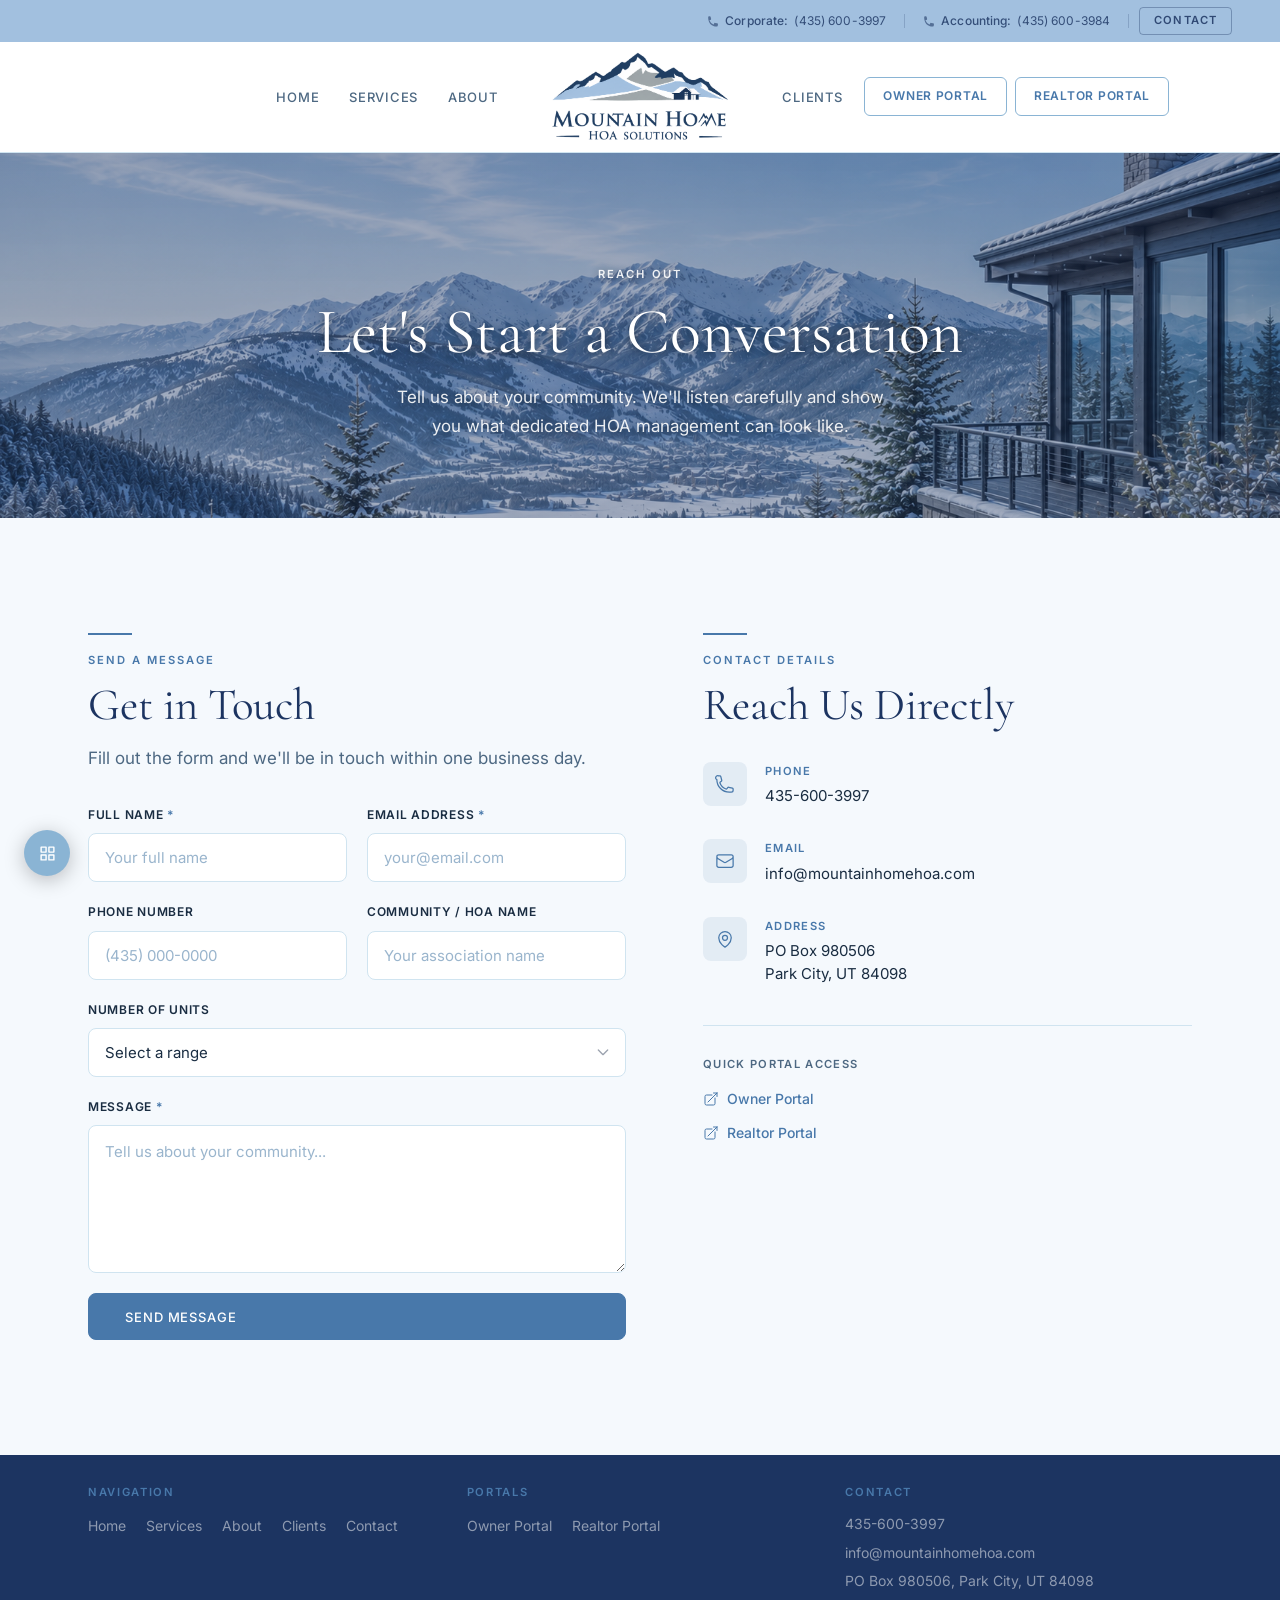
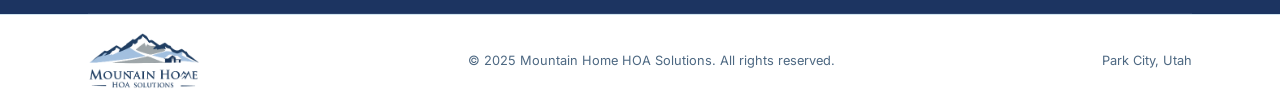
<file: contact.html>
<!DOCTYPE html>
<html lang="en">
<head>
  <meta charset="UTF-8">
  <meta name="viewport" content="width=device-width, initial-scale=1.0">
  <title>Contact Us | Mountain Home HOA Solutions</title>
  <link rel="preconnect" href="https://fonts.googleapis.com">
  <link rel="preconnect" href="https://fonts.gstatic.com" crossorigin>
  <link rel="icon" type="image/png" sizes="32x32" href="favicon-32.png">
  <link rel="apple-touch-icon" sizes="180x180" href="apple-touch-icon.png">
  <link rel="stylesheet" href="css/style.css">
</head>
<body>
  <header class="navbar" id="navbar">
    <div class="topbar">
      <div class="container topbar__inner">
        <a href="tel:4356003997" class="topbar__item">
          <svg xmlns="http://www.w3.org/2000/svg" viewBox="0 0 20 20" fill="currentColor" width="12" height="12" aria-hidden="true"><path fill-rule="evenodd" d="M2 3.5A1.5 1.5 0 0 1 3.5 2h1.148a1.5 1.5 0 0 1 1.465 1.175l.716 3.223a1.5 1.5 0 0 1-1.052 1.767l-.933.267c-.41.117-.643.555-.48.95a11.542 11.542 0 0 0 6.254 6.254c.395.163.833-.07.95-.48l.267-.933a1.5 1.5 0 0 1 1.767-1.052l3.223.716A1.5 1.5 0 0 1 18 16.352V17.5a1.5 1.5 0 0 1-1.5 1.5H15c-1.149 0-2.263-.15-3.326-.43A13.022 13.022 0 0 1 2.43 8.326 13.019 13.019 0 0 1 2 5V3.5Z" clip-rule="evenodd"/></svg>
          <span class="topbar__label">Corporate:</span> (435) 600-3997
        </a>
        <span class="topbar__sep" aria-hidden="true"></span>
        <a href="tel:4356003984" class="topbar__item">
          <svg xmlns="http://www.w3.org/2000/svg" viewBox="0 0 20 20" fill="currentColor" width="12" height="12" aria-hidden="true"><path fill-rule="evenodd" d="M2 3.5A1.5 1.5 0 0 1 3.5 2h1.148a1.5 1.5 0 0 1 1.465 1.175l.716 3.223a1.5 1.5 0 0 1-1.052 1.767l-.933.267c-.41.117-.643.555-.48.95a11.542 11.542 0 0 0 6.254 6.254c.395.163.833-.07.95-.48l.267-.933a1.5 1.5 0 0 1 1.767-1.052l3.223.716A1.5 1.5 0 0 1 18 16.352V17.5a1.5 1.5 0 0 1-1.5 1.5H15c-1.149 0-2.263-.15-3.326-.43A13.022 13.022 0 0 1 2.43 8.326 13.019 13.019 0 0 1 2 5V3.5Z" clip-rule="evenodd"/></svg>
          <span class="topbar__label">Accounting:</span> (435) 600-3984
        </a>
        <span class="topbar__sep" aria-hidden="true"></span>
        <a href="contact.html" class="topbar__contact-link">Contact</a>
      </div>
    </div>
    <div class="container navbar__inner">
      <nav class="navbar__nav navbar__nav--left" aria-label="Primary navigation">
        <a href="index.html" class="navbar__link">Home</a>
        <a href="services.html" class="navbar__link">Services</a>
        <a href="about.html" class="navbar__link">About</a>
      </nav>
      <a href="index.html" class="navbar__logo">
        <img src="assets/logo-master.png" alt="Mountain Home HOA Solutions" height="90">
      </a>
      <nav class="navbar__nav navbar__nav--right" aria-label="Secondary navigation">
        <a href="clients.html" class="navbar__link">Clients</a>
        <a href="https://mountainhomehoa.managebuilding.com/Resident/portal/login" class="navbar__portal" target="_blank" rel="noopener noreferrer">Owner Portal</a>
        <a href="https://www.homewisedocs.com/" class="navbar__portal" target="_blank" rel="noopener noreferrer">Realtor Portal</a>
      </nav>
      <button class="navbar__hamburger" id="hamburger" aria-label="Open navigation menu" aria-expanded="false"><span></span><span></span><span></span></button>
    </div>
    <nav class="navbar__mobile" id="mobileMenu" aria-label="Mobile navigation">
      <a href="index.html" class="navbar__mobile-link">Home</a>
      <a href="services.html" class="navbar__mobile-link">Services</a>
      <a href="about.html" class="navbar__mobile-link">About</a>
      <a href="contact.html" class="navbar__mobile-link">Contact</a>
      <a href="clients.html" class="navbar__mobile-link">Clients</a>
      <a href="https://mountainhomehoa.managebuilding.com/Resident/portal/login" class="navbar__mobile-link" target="_blank" rel="noopener noreferrer">Owner Portal</a>
      <a href="https://www.homewisedocs.com/" class="navbar__mobile-link" target="_blank" rel="noopener noreferrer">Realtor Portal</a>
    </nav>
  </header>

  <section class="page-hero">
    <p class="eyebrow">Reach Out</p>
    <h1>Let's Start a Conversation</h1>
    <p class="page-hero__sub">Tell us about your community. We'll listen carefully and show you what dedicated HOA management can look like.</p>
  </section>

  <section class="section">
    <div class="container">
      <div class="contact-layout">
        <div>
          <div style="margin-bottom:2rem;">
            <div class="gold-rule"></div>
            <p class="eyebrow" style="margin-bottom:.625rem;">Send a Message</p>
            <h2 style="margin-top:.5rem;color:var(--slate-deeper);">Get in Touch</h2>
            <p style="color:var(--text-muted);font-size:1.0625rem;margin-top:.875rem;line-height:1.7;">Fill out the form and we'll be in touch within one business day.</p>
          </div>
          <form class="contact-form" id="contactForm" novalidate>
            <div class="form-row">
              <div class="form-group">
                <label class="form-label" for="name">Full Name <span class="required-mark">*</span></label>
                <input class="form-input" type="text" id="name" name="name" placeholder="Your full name" required autocomplete="name">
              </div>
              <div class="form-group">
                <label class="form-label" for="email">Email Address <span class="required-mark">*</span></label>
                <input class="form-input" type="email" id="email" name="email" placeholder="your@email.com" required autocomplete="email">
              </div>
            </div>
            <div class="form-row">
              <div class="form-group">
                <label class="form-label" for="phone">Phone Number</label>
                <input class="form-input" type="tel" id="phone" name="phone" placeholder="(435) 000-0000" autocomplete="tel">
              </div>
              <div class="form-group">
                <label class="form-label" for="community">Community / HOA Name</label>
                <input class="form-input" type="text" id="community" name="community" placeholder="Your association name">
              </div>
            </div>
            <div class="form-group">
              <label class="form-label" for="units">Number of Units</label>
              <select class="form-select" id="units" name="units">
                <option value="" disabled selected>Select a range</option>
                <option value="1-25">1 – 25 units</option>
                <option value="26-75">26 – 75 units</option>
                <option value="76-150">76 – 150 units</option>
                <option value="151+">151+ units</option>
              </select>
            </div>
            <div class="form-group">
              <label class="form-label" for="message">Message <span class="required-mark">*</span></label>
              <textarea class="form-textarea" id="message" name="message" placeholder="Tell us about your community..." required></textarea>
            </div>
            <button type="submit" class="btn btn--gold">Send Message</button>
          </form>
          <div class="form-success" id="formSuccess" role="status"><strong>Thank you for reaching out.</strong><br>We'll be in touch within one business day.</div>
        </div>
        <div>
          <div style="margin-bottom:2rem;">
            <div class="gold-rule"></div>
            <p class="eyebrow" style="margin-bottom:.625rem;">Contact Details</p>
            <h2 style="margin-top:.5rem;color:var(--slate-deeper);">Reach Us Directly</h2>
          </div>
          <div class="contact-info__item">
            <div class="contact-info__icon"><svg xmlns="http://www.w3.org/2000/svg" fill="none" viewBox="0 0 24 24" stroke-width="1.5" stroke="currentColor" width="20" height="20"><path stroke-linecap="round" stroke-linejoin="round" d="M2.25 6.75c0 8.284 6.716 15 15 15h2.25a2.25 2.25 0 0 0 2.25-2.25v-1.372c0-.516-.351-.966-.852-1.091l-4.423-1.106c-.44-.11-.902.055-1.173.417l-.97 1.293c-.282.376-.769.542-1.21.38a12.035 12.035 0 0 1-7.143-7.143c-.162-.441.004-.928.38-1.21l1.293-.97c.363-.271.527-.734.417-1.173L6.963 3.102a1.125 1.125 0 0 0-1.091-.852H4.5A2.25 2.25 0 0 0 2.25 6.75Z"/></svg></div>
            <div><p class="contact-info__label">Phone</p><a href="tel:4356003997" class="contact-info__value" style="display:block;">435-600-3997</a></div>
          </div>
          <div class="contact-info__item">
            <div class="contact-info__icon"><svg xmlns="http://www.w3.org/2000/svg" fill="none" viewBox="0 0 24 24" stroke-width="1.5" stroke="currentColor" width="20" height="20"><path stroke-linecap="round" stroke-linejoin="round" d="M21.75 6.75v10.5a2.25 2.25 0 0 1-2.25 2.25h-15a2.25 2.25 0 0 1-2.25-2.25V6.75m19.5 0A2.25 2.25 0 0 0 19.5 4.5h-15a2.25 2.25 0 0 0-2.25 2.25m19.5 0v.243a2.25 2.25 0 0 1-1.07 1.916l-7.5 4.615a2.25 2.25 0 0 1-2.36 0L3.32 8.91a2.25 2.25 0 0 1-1.07-1.916V6.75"/></svg></div>
            <div><p class="contact-info__label">Email</p><a href="mailto:info@mountainhomehoa.com" class="contact-info__value" style="display:block;">info@mountainhomehoa.com</a></div>
          </div>
          <div class="contact-info__item">
            <div class="contact-info__icon"><svg xmlns="http://www.w3.org/2000/svg" fill="none" viewBox="0 0 24 24" stroke-width="1.5" stroke="currentColor" width="20" height="20"><path stroke-linecap="round" stroke-linejoin="round" d="M15 10.5a3 3 0 1 1-6 0 3 3 0 0 1 6 0ZM19.5 10.5c0 7.142-7.5 11.25-7.5 11.25S4.5 17.642 4.5 10.5a7.5 7.5 0 1 1 15 0Z"/></svg></div>
            <div><p class="contact-info__label">Address</p><p class="contact-info__value">PO Box 980506<br>Park City, UT 84098</p></div>
          </div>
          <div class="contact-portals">
            <h4>Quick Portal Access</h4>
            <div class="portal-links">
              <a href="https://mountainhomehoa.managebuilding.com/Resident/portal/login" class="portal-link" target="_blank" rel="noopener noreferrer">
                <svg xmlns="http://www.w3.org/2000/svg" fill="none" viewBox="0 0 24 24" stroke-width="1.5" stroke="currentColor" width="16" height="16" aria-hidden="true"><path stroke-linecap="round" stroke-linejoin="round" d="M13.5 6H5.25A2.25 2.25 0 0 0 3 8.25v10.5A2.25 2.25 0 0 0 5.25 21h10.5A2.25 2.25 0 0 0 18 18.75V10.5m-10.5 6L21 3m0 0h-5.25M21 3v5.25"/></svg>
                Owner Portal
              </a>
              <a href="https://www.homewisedocs.com/" class="portal-link" target="_blank" rel="noopener noreferrer">
                <svg xmlns="http://www.w3.org/2000/svg" fill="none" viewBox="0 0 24 24" stroke-width="1.5" stroke="currentColor" width="16" height="16" aria-hidden="true"><path stroke-linecap="round" stroke-linejoin="round" d="M13.5 6H5.25A2.25 2.25 0 0 0 3 8.25v10.5A2.25 2.25 0 0 0 5.25 21h10.5A2.25 2.25 0 0 0 18 18.75V10.5m-10.5 6L21 3m0 0h-5.25M21 3v5.25"/></svg>
                Realtor Portal
              </a>
            </div>
          </div>
        </div>
      </div>
    </div>
  </section>

  <footer class="footer">
    <div class="container">
      <div class="footer__grid">
        <div>
          <p class="footer__col-label">Navigation</p>
          <ul class="footer__links footer__links--row">
            <li><a href="index.html" class="footer__link">Home</a></li>
            <li><a href="services.html" class="footer__link">Services</a></li>
            <li><a href="about.html" class="footer__link">About</a></li>
            <li><a href="clients.html" class="footer__link">Clients</a></li>
            <li><a href="contact.html" class="footer__link">Contact</a></li>
          </ul>
        </div>
        <div>
          <p class="footer__col-label">Portals</p>
          <ul class="footer__links footer__links--row">
            <li><a href="https://mountainhomehoa.managebuilding.com/Resident/portal/login" class="footer__link" target="_blank" rel="noopener noreferrer">Owner Portal</a></li>
            <li><a href="https://www.homewisedocs.com/" class="footer__link" target="_blank" rel="noopener noreferrer">Realtor Portal</a></li>
          </ul>
        </div>
        <div>
          <p class="footer__col-label">Contact</p>
          <div class="footer__contact-block">
            <a href="tel:4356003997" class="footer__contact-item">435-600-3997</a>
            <a href="mailto:info@mountainhomehoa.com" class="footer__contact-item">info@mountainhomehoa.com</a>
            <p class="footer__contact-item">PO Box 980506, Park City, UT 84098</p>
          </div>
        </div>
      </div>
    </div>
  <div class="footer__bottom">
    <div class="container footer__bottom-inner">
      <a href="index.html"><img src="assets/logo-master.png" alt="Mountain Home HOA Solutions" class="footer__bottom-logo"></a>
      <p>&copy; 2025 Mountain Home HOA Solutions. All rights reserved.</p>
      <p>Park City, Utah</p>
    </div>
  </div>
  </footer>

  <div class="site-switcher" id="siteSwitcher">
    <button class="site-switcher__btn" id="switcherToggle" aria-label="Compare design versions">
      <svg width="17" height="17" viewBox="0 0 24 24" fill="none" stroke="currentColor" stroke-width="2" stroke-linecap="round" stroke-linejoin="round" aria-hidden="true"><rect x="3" y="3" width="7" height="7"/><rect x="14" y="3" width="7" height="7"/><rect x="14" y="14" width="7" height="7"/><rect x="3" y="14" width="7" height="7"/></svg>
    </button>
    <div class="site-switcher__panel" id="switcherPanel">
      <p class="site-switcher__label">Design Versions</p>
      <a href="../contact.html" class="site-switcher__option"><span class="site-switcher__dot"></span>Version 1 — Light</a>
      <a href="../v2/contact.html" class="site-switcher__option"><span class="site-switcher__dot"></span>Version 2 — Dark</a>
      <a href="contact.html" class="site-switcher__option active"><span class="site-switcher__dot"></span>Version 3 — Mountain</a>
    </div>
  </div>
  <script src="js/main.js"></script>
</body>
</html>
</file>
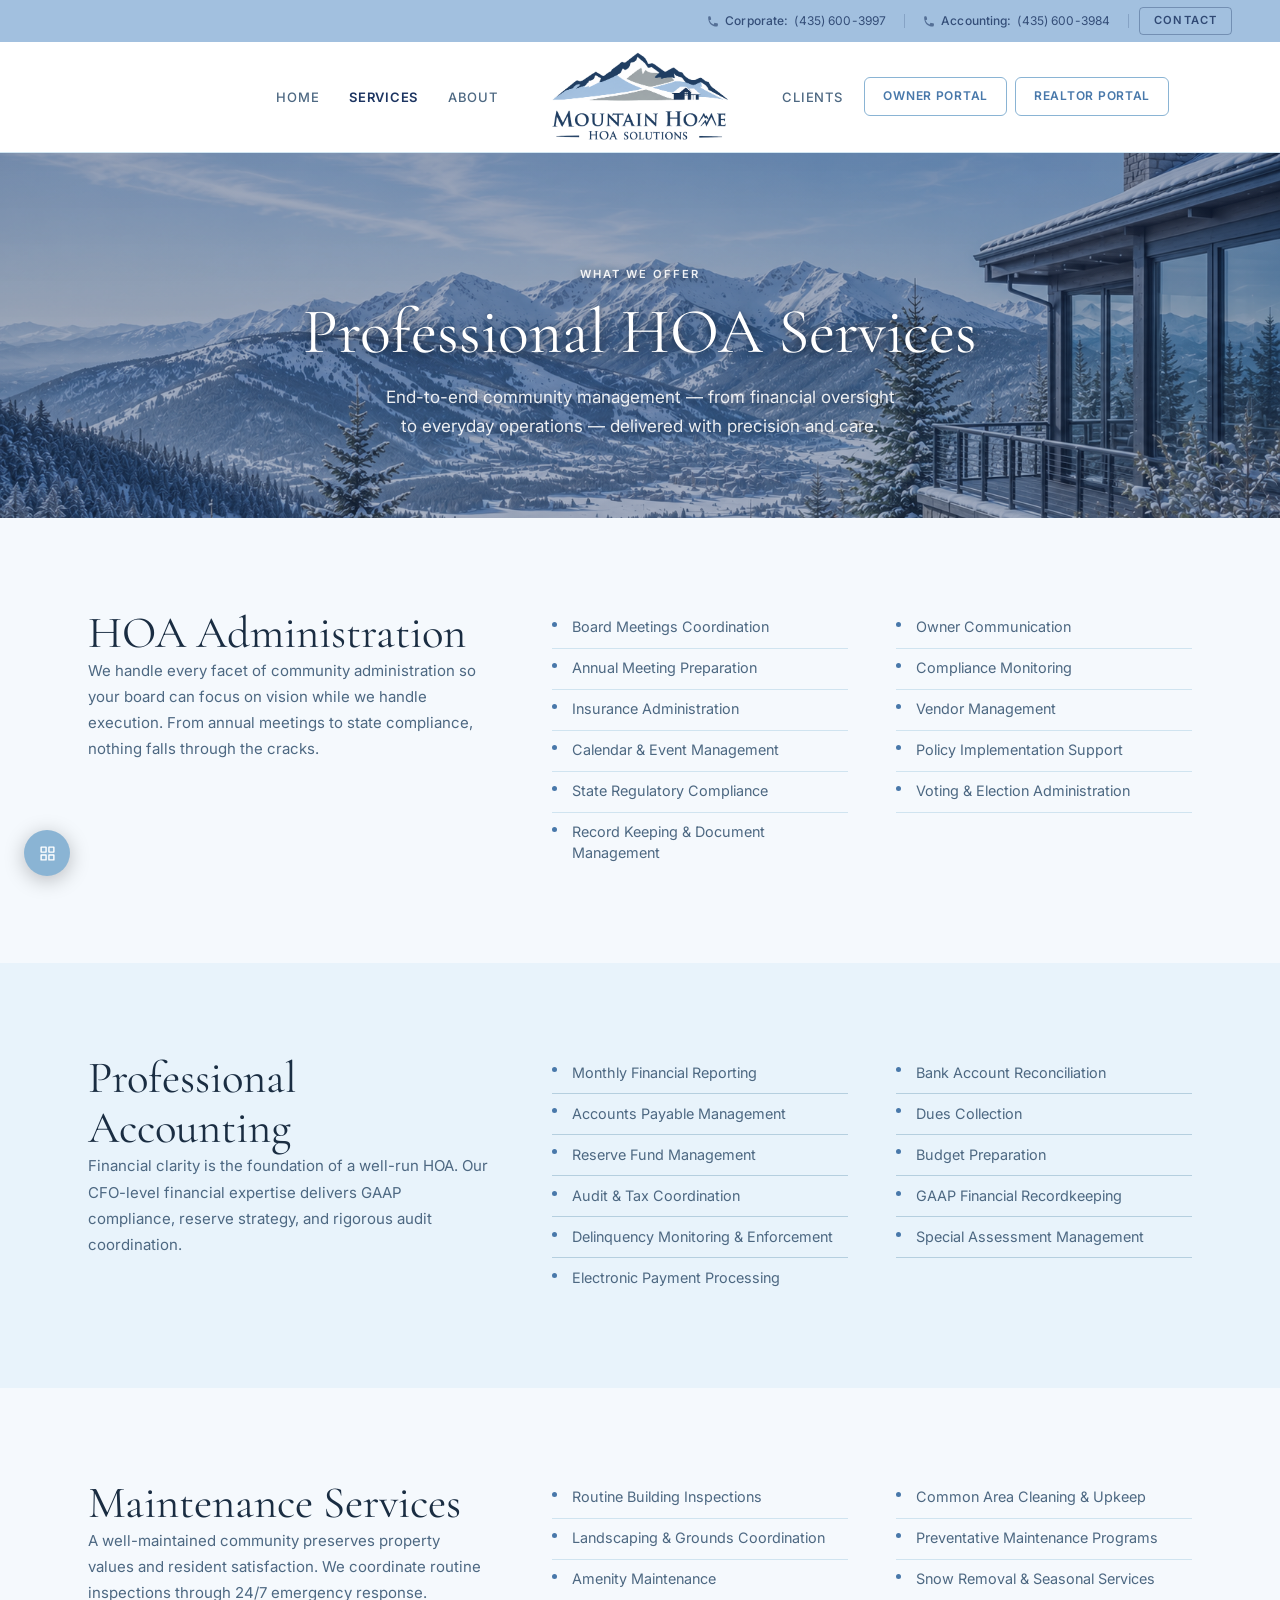
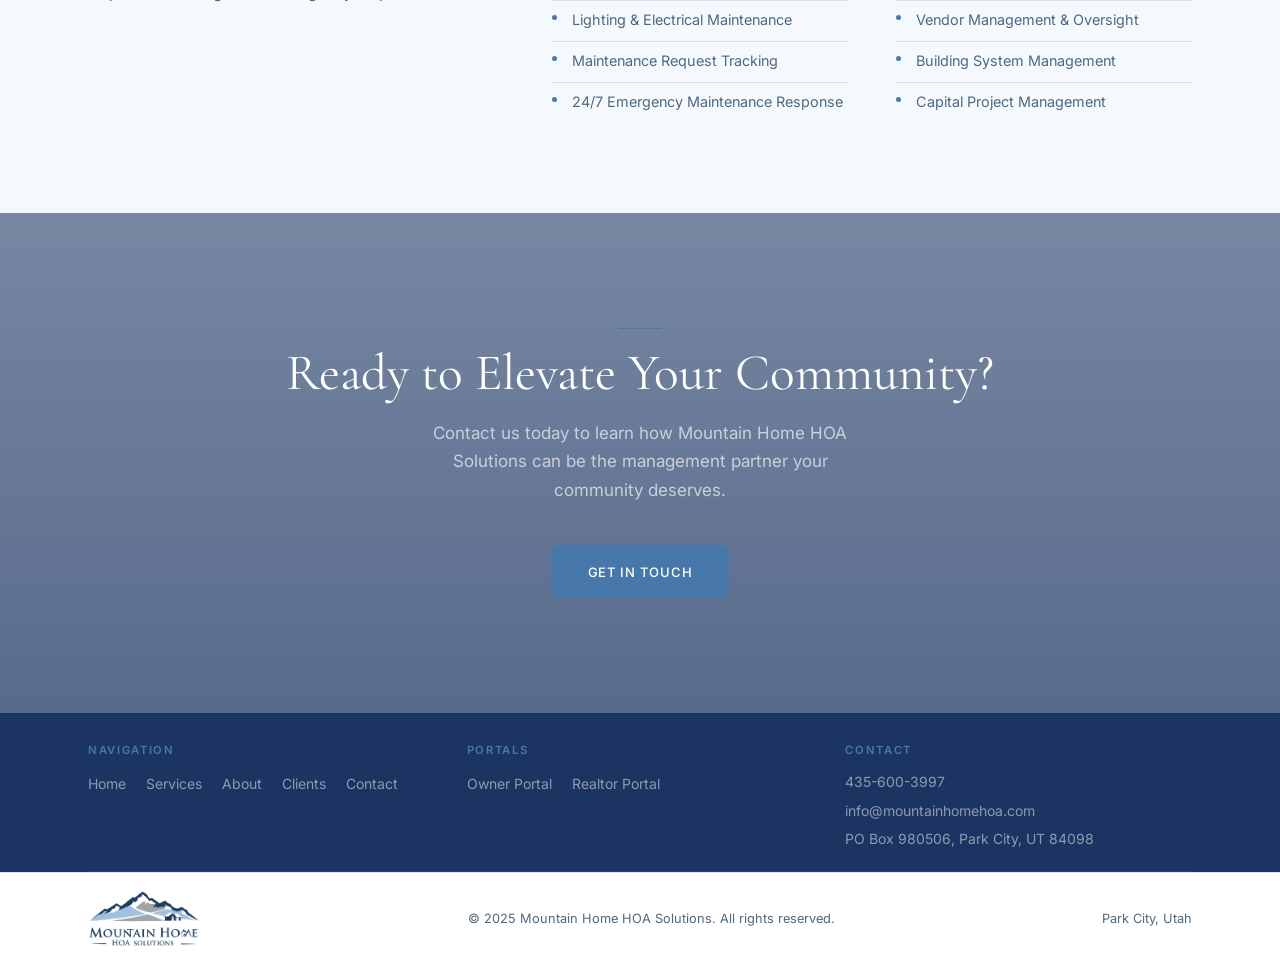
<file: services.html>
<!DOCTYPE html>
<html lang="en">
<head>
  <meta charset="UTF-8">
  <meta name="viewport" content="width=device-width, initial-scale=1.0">
  <title>HOA Management Services | Mountain Home HOA Solutions</title>
  <link rel="preconnect" href="https://fonts.googleapis.com">
  <link rel="preconnect" href="https://fonts.gstatic.com" crossorigin>
  <link rel="icon" type="image/png" sizes="32x32" href="favicon-32.png">
  <link rel="apple-touch-icon" sizes="180x180" href="apple-touch-icon.png">
  <link rel="stylesheet" href="css/style.css">
</head>
<body>
  <header class="navbar" id="navbar">
    <div class="topbar">
      <div class="container topbar__inner">
        <a href="tel:4356003997" class="topbar__item">
          <svg xmlns="http://www.w3.org/2000/svg" viewBox="0 0 20 20" fill="currentColor" width="12" height="12" aria-hidden="true"><path fill-rule="evenodd" d="M2 3.5A1.5 1.5 0 0 1 3.5 2h1.148a1.5 1.5 0 0 1 1.465 1.175l.716 3.223a1.5 1.5 0 0 1-1.052 1.767l-.933.267c-.41.117-.643.555-.48.95a11.542 11.542 0 0 0 6.254 6.254c.395.163.833-.07.95-.48l.267-.933a1.5 1.5 0 0 1 1.767-1.052l3.223.716A1.5 1.5 0 0 1 18 16.352V17.5a1.5 1.5 0 0 1-1.5 1.5H15c-1.149 0-2.263-.15-3.326-.43A13.022 13.022 0 0 1 2.43 8.326 13.019 13.019 0 0 1 2 5V3.5Z" clip-rule="evenodd"/></svg>
          <span class="topbar__label">Corporate:</span> (435) 600-3997
        </a>
        <span class="topbar__sep" aria-hidden="true"></span>
        <a href="tel:4356003984" class="topbar__item">
          <svg xmlns="http://www.w3.org/2000/svg" viewBox="0 0 20 20" fill="currentColor" width="12" height="12" aria-hidden="true"><path fill-rule="evenodd" d="M2 3.5A1.5 1.5 0 0 1 3.5 2h1.148a1.5 1.5 0 0 1 1.465 1.175l.716 3.223a1.5 1.5 0 0 1-1.052 1.767l-.933.267c-.41.117-.643.555-.48.95a11.542 11.542 0 0 0 6.254 6.254c.395.163.833-.07.95-.48l.267-.933a1.5 1.5 0 0 1 1.767-1.052l3.223.716A1.5 1.5 0 0 1 18 16.352V17.5a1.5 1.5 0 0 1-1.5 1.5H15c-1.149 0-2.263-.15-3.326-.43A13.022 13.022 0 0 1 2.43 8.326 13.019 13.019 0 0 1 2 5V3.5Z" clip-rule="evenodd"/></svg>
          <span class="topbar__label">Accounting:</span> (435) 600-3984
        </a>
        <span class="topbar__sep" aria-hidden="true"></span>
        <a href="contact.html" class="topbar__contact-link">Contact</a>
      </div>
    </div>
    <div class="container navbar__inner">
      <nav class="navbar__nav navbar__nav--left" aria-label="Primary navigation">
        <a href="index.html" class="navbar__link">Home</a>
        <a href="services.html" class="navbar__link navbar__link--active">Services</a>
        <a href="about.html" class="navbar__link">About</a>
      </nav>
      <a href="index.html" class="navbar__logo">
        <img src="assets/logo-master.png" alt="Mountain Home HOA Solutions" height="90">
      </a>
      <nav class="navbar__nav navbar__nav--right" aria-label="Secondary navigation">
        <a href="clients.html" class="navbar__link">Clients</a>
        <a href="https://mountainhomehoa.managebuilding.com/Resident/portal/login" class="navbar__portal" target="_blank" rel="noopener noreferrer">Owner Portal</a>
        <a href="https://www.homewisedocs.com/" class="navbar__portal" target="_blank" rel="noopener noreferrer">Realtor Portal</a>
      </nav>
      <button class="navbar__hamburger" id="hamburger" aria-label="Open navigation menu" aria-expanded="false"><span></span><span></span><span></span></button>
    </div>
    <nav class="navbar__mobile" id="mobileMenu" aria-label="Mobile navigation">
      <a href="index.html" class="navbar__mobile-link">Home</a>
      <a href="services.html" class="navbar__mobile-link">Services</a>
      <a href="about.html" class="navbar__mobile-link">About</a>
      <a href="contact.html" class="navbar__mobile-link">Contact</a>
      <a href="clients.html" class="navbar__mobile-link">Clients</a>
      <a href="https://mountainhomehoa.managebuilding.com/Resident/portal/login" class="navbar__mobile-link" target="_blank" rel="noopener noreferrer">Owner Portal</a>
      <a href="https://www.homewisedocs.com/" class="navbar__mobile-link" target="_blank" rel="noopener noreferrer">Realtor Portal</a>
    </nav>
  </header>

  <section class="page-hero">
    <p class="eyebrow">What We Offer</p>
    <h1>Professional HOA Services</h1>
    <p class="page-hero__sub">End-to-end community management — from financial oversight to everyday operations — delivered with precision and care.</p>
  </section>

  <section class="service-detail" id="administration">
    <div class="container">
      <div class="service-detail__layout">
        <div class="service-detail__intro">
          <h2>HOA Administration</h2>
          <p class="service-detail__desc">We handle every facet of community administration so your board can focus on vision while we handle execution. From annual meetings to state compliance, nothing falls through the cracks.</p>
        </div>
        <ul class="service-list">
          <li>Board Meetings Coordination</li><li>Owner Communication</li>
          <li>Annual Meeting Preparation</li><li>Compliance Monitoring</li>
          <li>Insurance Administration</li><li>Vendor Management</li>
          <li>Calendar &amp; Event Management</li><li>Policy Implementation Support</li>
          <li>State Regulatory Compliance</li><li>Voting &amp; Election Administration</li>
          <li>Record Keeping &amp; Document Management</li>
        </ul>
      </div>
    </div>
  </section>

  <section class="service-detail" id="accounting">
    <div class="container">
      <div class="service-detail__layout">
        <div class="service-detail__intro">
          <h2>Professional Accounting</h2>
          <p class="service-detail__desc">Financial clarity is the foundation of a well-run HOA. Our CFO-level financial expertise delivers GAAP compliance, reserve strategy, and rigorous audit coordination.</p>
        </div>
        <ul class="service-list">
          <li>Monthly Financial Reporting</li><li>Bank Account Reconciliation</li>
          <li>Accounts Payable Management</li><li>Dues Collection</li>
          <li>Reserve Fund Management</li><li>Budget Preparation</li>
          <li>Audit &amp; Tax Coordination</li><li>GAAP Financial Recordkeeping</li>
          <li>Delinquency Monitoring &amp; Enforcement</li><li>Special Assessment Management</li>
          <li>Electronic Payment Processing</li>
        </ul>
      </div>
    </div>
  </section>

  <section class="service-detail" id="maintenance">
    <div class="container">
      <div class="service-detail__layout">
        <div class="service-detail__intro">
          <h2>Maintenance Services</h2>
          <p class="service-detail__desc">A well-maintained community preserves property values and resident satisfaction. We coordinate routine inspections through 24/7 emergency response.</p>
        </div>
        <ul class="service-list">
          <li>Routine Building Inspections</li><li>Common Area Cleaning &amp; Upkeep</li>
          <li>Landscaping &amp; Grounds Coordination</li><li>Preventative Maintenance Programs</li>
          <li>Amenity Maintenance</li><li>Snow Removal &amp; Seasonal Services</li>
          <li>Lighting &amp; Electrical Maintenance</li><li>Vendor Management &amp; Oversight</li>
          <li>Maintenance Request Tracking</li><li>Building System Management</li>
          <li style="border-bottom:none;">24/7 Emergency Maintenance Response</li><li>Capital Project Management</li>
        </ul>
      </div>
    </div>
  </section>

  <section class="cta-photo">
    <div class="container">
      <div class="gold-rule gold-rule--center"></div>
      <h2>Ready to Elevate Your Community?</h2>
      <p>Contact us today to learn how Mountain Home HOA Solutions can be the management partner your community deserves.</p>
      <a href="contact.html" class="btn btn--gold">Get in Touch</a>
    </div>
  </section>

  <footer class="footer">
    <div class="container">
      <div class="footer__grid">
        <div>
          <p class="footer__col-label">Navigation</p>
          <ul class="footer__links footer__links--row">
            <li><a href="index.html" class="footer__link">Home</a></li>
            <li><a href="services.html" class="footer__link">Services</a></li>
            <li><a href="about.html" class="footer__link">About</a></li>
            <li><a href="clients.html" class="footer__link">Clients</a></li>
            <li><a href="contact.html" class="footer__link">Contact</a></li>
          </ul>
        </div>
        <div>
          <p class="footer__col-label">Portals</p>
          <ul class="footer__links footer__links--row">
            <li><a href="https://mountainhomehoa.managebuilding.com/Resident/portal/login" class="footer__link" target="_blank" rel="noopener noreferrer">Owner Portal</a></li>
            <li><a href="https://www.homewisedocs.com/" class="footer__link" target="_blank" rel="noopener noreferrer">Realtor Portal</a></li>
          </ul>
        </div>
        <div>
          <p class="footer__col-label">Contact</p>
          <div class="footer__contact-block">
            <a href="tel:4356003997" class="footer__contact-item">435-600-3997</a>
            <a href="mailto:info@mountainhomehoa.com" class="footer__contact-item">info@mountainhomehoa.com</a>
            <p class="footer__contact-item">PO Box 980506, Park City, UT 84098</p>
          </div>
        </div>
      </div>
    </div>
  <div class="footer__bottom">
    <div class="container footer__bottom-inner">
      <a href="index.html"><img src="assets/logo-master.png" alt="Mountain Home HOA Solutions" class="footer__bottom-logo"></a>
      <p>&copy; 2025 Mountain Home HOA Solutions. All rights reserved.</p>
      <p>Park City, Utah</p>
    </div>
  </div>
  </footer>

  <div class="site-switcher" id="siteSwitcher">
    <button class="site-switcher__btn" id="switcherToggle" aria-label="Compare design versions">
      <svg width="17" height="17" viewBox="0 0 24 24" fill="none" stroke="currentColor" stroke-width="2" stroke-linecap="round" stroke-linejoin="round" aria-hidden="true"><rect x="3" y="3" width="7" height="7"/><rect x="14" y="3" width="7" height="7"/><rect x="14" y="14" width="7" height="7"/><rect x="3" y="14" width="7" height="7"/></svg>
    </button>
    <div class="site-switcher__panel" id="switcherPanel">
      <p class="site-switcher__label">Design Versions</p>
      <a href="../services.html" class="site-switcher__option"><span class="site-switcher__dot"></span>Version 1 — Light</a>
      <a href="../v2/services.html" class="site-switcher__option"><span class="site-switcher__dot"></span>Version 2 — Dark</a>
      <a href="services.html" class="site-switcher__option active"><span class="site-switcher__dot"></span>Version 3 — Mountain</a>
    </div>
  </div>
  <script src="js/main.js"></script>
</body>
</html>
</file>
<file: css/style.css>
/* ===================================================================
   VERSION 3 — MOUNTAIN ESTATE
   Editorial, photo-forward, warmer palette, asymmetric layouts
   =================================================================== */

@import url('https://fonts.googleapis.com/css2?family=Cormorant+Garamond:ital,wght@0,300;0,400;0,500;0,600;1,300;1,400;1,500&family=Raleway:wght@200;300&family=Inter:wght@300;400;500;600&display=swap');

/* ——— Reset ——— */
*, *::before, *::after { box-sizing: border-box; margin: 0; padding: 0; }
html { scroll-behavior: smooth; }
img { display: block; max-width: 100%; height: auto; }
a { text-decoration: none; color: inherit; }
ul, ol { list-style: none; }
button { cursor: pointer; border: none; background: none; font-family: inherit; }
input, select, textarea, button { font-family: inherit; }

/* ——— Design Tokens ——— */
:root {
  /* Logo-derived palette: dark navy peaks → mid blue → light blue → white */
  --slate:        #8ab4d4;   /* light mountain blue */
  --slate-dark:   #4878aa;   /* mid-mountain blue */
  --slate-deeper: #1c3461;   /* dark navy (peaks + logo text) */
  --gold:         #4878aa;   /* primary accent → medium blue */
  --gold-hover:   #3d6a98;   /* darker medium blue */
  --gold-light:   #8ab4d4;   /* light blue */
  --cream:        #e8f3fb;   /* light blue section wash */
  --warm-white:   #f5f9fd;   /* blue-tinted off-white */
  --stone:        #d0e4f0;   /* blue-tinted border */
  --warm-gray:    #b5cfdf;   /* blue-gray */
  --text:         #1a2d42;   /* dark navy-based body text */
  --text-muted:   #4d6882;   /* muted blue-gray */
  --white:        #FFFFFF;

  --font-display: 'Cormorant Garamond', Georgia, serif;
  --font-body:    'Inter', -apple-system, BlinkMacSystemFont, sans-serif;

  --max-w:        1200px;
  --pad-x:        clamp(1.25rem, 5vw, 3rem);

  --shadow-sm:    0 1px 4px rgba(28, 52, 97, 0.08);
  --shadow-md:    0 4px 24px rgba(28, 52, 97, 0.12);
  --shadow-lg:    0 8px 48px rgba(28, 52, 97, 0.16);

  --radius:       8px;
  --radius-lg:    14px;
  --ease:         cubic-bezier(0.4, 0, 0.2, 1);
  --transition:   220ms var(--ease);
}

/* ——— Base ——— */
body {
  font-family: var(--font-body);
  font-size: 1rem;
  line-height: 1.7;
  color: var(--text);
  background: var(--warm-white);
  -webkit-font-smoothing: antialiased;
}

h1, h2, h3, h4 {
  font-family: var(--font-display);
  font-weight: 400;
  line-height: 1.12;
}

h1 { font-size: clamp(2.5rem, 5vw, 4.25rem); }
h2 { font-size: clamp(2rem, 3.5vw, 3rem); }
h3 { font-size: clamp(1.25rem, 2vw, 1.625rem); }

.eyebrow {
  font-family: var(--font-body);
  font-size: 0.7rem;
  font-weight: 600;
  letter-spacing: 0.18em;
  text-transform: uppercase;
  color: var(--gold);
}

/* ——— Layout ——— */
.container {
  width: 100%;
  max-width: var(--max-w);
  margin-inline: auto;
  padding-inline: var(--pad-x);
}

.section { padding-block: clamp(4.5rem, 9vw, 7.5rem); }

/* ——— Gold Rule ——— */
.gold-rule { width: 44px; height: 1.5px; background: var(--gold); margin-bottom: 1rem; }
.gold-rule--center { margin-inline: auto; }

/* ——— Buttons ——— */
.btn {
  display: inline-flex;
  align-items: center;
  gap: 0.5rem;
  padding: 0.9rem 2.25rem;
  font-family: var(--font-body);
  font-size: 0.8125rem;
  font-weight: 500;
  letter-spacing: 0.07em;
  text-transform: uppercase;
  border-radius: var(--radius);
  transition: var(--transition);
  white-space: nowrap;
  border: 1.5px solid transparent;
}

.btn--gold {
  background: var(--gold); color: var(--white); border-color: var(--gold);
}
.btn--gold:hover {
  background: var(--gold-hover); border-color: var(--gold-hover);
  transform: translateY(-1px); box-shadow: 0 4px 16px rgba(61,106,152,0.32);
}

.btn--hero-solid {
  background: var(--white); color: var(--slate-deeper); border-color: var(--white);
}
.btn--hero-solid:hover {
  background: rgba(255,255,255,0.88); border-color: rgba(255,255,255,0.88);
  transform: translateY(-1px); box-shadow: 0 4px 16px rgba(0,0,0,0.15);
}

.btn--outline-white {
  background: transparent; color: var(--white); border-color: rgba(255,255,255,0.75);
}
.btn--outline-white:hover {
  border-color: var(--white); background: rgba(255,255,255,0.15);
}

.btn--outline-slate {
  background: transparent; color: var(--slate-deeper); border-color: var(--slate-deeper);
}
.btn--outline-slate:hover { background: var(--slate-deeper); color: var(--white); }

.btn--light-blue {
  background: #a2c0df; color: var(--slate-deeper); border-color: #a2c0df;
}
.btn--light-blue:hover {
  background: #8ab4d4; border-color: #8ab4d4;
  transform: translateY(-1px); box-shadow: 0 4px 16px rgba(138, 180, 212, 0.4);
}

.btn--outline-light-blue {
  background: transparent; color: #a2c0df; border-color: rgba(162, 192, 223, 0.55);
}
.btn--outline-light-blue:hover {
  border-color: #a2c0df; background: rgba(162, 192, 223, 0.15);
}

/* ——— Top Bar ——— */
.topbar {
  background: #a2c0df;
  padding-block: 0.425rem;
}

.topbar .container { max-width: 100%; }

.topbar__inner {
  display: flex;
  justify-content: flex-end;
  align-items: center;
  gap: 0;
}

.topbar__item {
  display: inline-flex;
  align-items: center;
  gap: 0.375rem;
  font-size: 0.75rem;
  font-weight: 400;
  color: rgba(28, 52, 97, 0.82);
  padding: 0.1rem 1.125rem;
  letter-spacing: 0.01em;
  white-space: nowrap;
  transition: color var(--transition);
}

.topbar__item:hover { color: var(--slate-deeper); }
.topbar__item svg { opacity: 0.7; flex-shrink: 0; }
.topbar__label { font-weight: 500; }

.topbar__sep {
  display: block;
  width: 1px;
  height: 14px;
  background: rgba(28, 52, 97, 0.2);
  flex-shrink: 0;
}

.topbar__contact-link {
  font-size: 0.7rem;
  font-weight: 600;
  letter-spacing: 0.1em;
  text-transform: uppercase;
  color: rgba(28, 52, 97, 0.85);
  background: transparent;
  padding: 0.22rem 0.875rem;
  margin-left: 0.625rem;
  border: 1px solid rgba(28, 52, 97, 0.35);
  border-radius: 4px;
  transition: background var(--transition), color var(--transition), border-color var(--transition);
  white-space: nowrap;
}

.topbar__contact-link:hover {
  background: var(--white);
  color: var(--slate-deeper);
  border-color: var(--white);
}

/* ——— Navbar ——— */
.navbar {
  position: sticky;
  top: 0;
  z-index: 100;
  background: var(--white);
  border-bottom: 1px solid var(--stone);
  transition: box-shadow var(--transition);
}
.navbar.scrolled { box-shadow: 0 4px 24px rgba(26,42,56,0.1); }

.navbar__inner {
  display: grid;
  grid-template-columns: 1fr auto 1fr;
  align-items: center;
  height: 110px;
  column-gap: clamp(1.5rem, 3vw, 2.5rem);
}

.navbar__logo { display: flex; align-items: center; justify-content: center; }
.navbar__logo img { height: 90px; width: auto; object-fit: contain; }

.navbar__nav { display: flex; align-items: center; gap: 0.125rem; }
.navbar__nav--left  { justify-content: flex-end; }
.navbar__nav--right { justify-content: flex-start; gap: 0.5rem; }

.navbar__link {
  font-size: 0.8125rem;
  font-weight: 500;
  letter-spacing: 0.055em;
  text-transform: uppercase;
  padding: 0.5rem 0.875rem;
  color: var(--text-muted);
  border-radius: 5px;
  transition: color var(--transition), background var(--transition);
}
.navbar__link:hover, .navbar__link--active { color: var(--slate-deeper); }
.navbar__link--active { font-weight: 600; }

.navbar__portal {
  font-size: 0.75rem; font-weight: 600; letter-spacing: 0.06em; text-transform: uppercase;
  padding: 0.5rem 1.125rem;
  background: var(--white); color: var(--slate-dark);
  border: 1.5px solid var(--slate); border-radius: 6px;
  transition: var(--transition); white-space: nowrap;
}
.navbar__portal:hover { background: var(--slate-dark); color: var(--white); border-color: var(--slate-dark); }

.navbar__hamburger {
  display: none; flex-direction: column; gap: 5px; padding: 0.5rem; margin-left: auto;
}
.navbar__hamburger span { display: block; width: 22px; height: 1.5px; background: var(--text); transition: var(--transition); }

.navbar__mobile {
  display: none; flex-direction: column;
  background: var(--white); border-top: 1px solid var(--stone);
  padding: 0.75rem var(--pad-x) 1.25rem;
}
.navbar__mobile.open { display: flex; }

.navbar__mobile-link {
  font-size: 0.875rem; font-weight: 500; letter-spacing: 0.055em; text-transform: uppercase;
  color: var(--text); padding: 0.75rem 0; border-bottom: 1px solid var(--stone);
  transition: color var(--transition);
}
.navbar__mobile-link:hover { color: var(--gold); }
.navbar__mobile-link:last-child { border-bottom: none; }

/* ══════════════════════════════════════════
   HERO — Full-bleed photo, centered
   ══════════════════════════════════════════ */
.hero {
  min-height: calc(100svh - 142px);
  background:
    linear-gradient(rgba(28, 52, 97, 0.25), rgba(28, 52, 97, 0.20)),
    url('../assets/hero.png') center/cover no-repeat;
  display: flex;
  align-items: flex-start;
  justify-content: center;
  padding: clamp(2rem, 4vw, 3rem) var(--pad-x);
  position: relative;
}

.hero__content {
  max-width: 800px;
  position: relative;
  z-index: 1;
  text-align: center;
  margin-inline: auto;
}

.hero__eyebrow {
  color: var(--gold-light);
  font-size: 0.7rem;
  font-weight: 600;
  letter-spacing: 0.2em;
  text-transform: uppercase;
  margin-bottom: 1.5rem;
}

.hero__heading {
  font-family: var(--font-display);
  font-size: clamp(3rem, 7vw, 6rem);
  font-weight: 300;
  line-height: 1.05;
  color: var(--white);
  margin-bottom: 1.5rem;
  letter-spacing: -0.01em;
  text-shadow: 0 2px 20px rgba(0,0,0,0.45), 0 1px 6px rgba(0,0,0,0.3);
}

.hero__heading em {
  font-style: italic;
  font-weight: 400;
  color: var(--white);
}

.hero__subtext {
  font-size: clamp(1rem, 1.5vw, 1.125rem);
  color: rgba(255, 255, 255, 0.9);
  max-width: 640px;
  margin-inline: auto;
  line-height: 1.75;
  margin-bottom: 1.5rem;
  text-shadow: 0 1px 10px rgba(0,0,0,0.4);
}

.hero__specialty {
  margin: 0 auto 2.5rem;
  max-width: 660px;
  padding: 1.25rem 1.5rem;
  background: rgba(20, 38, 75, 0.72);
  border: 1px solid rgba(162, 192, 223, 0.35);
  border-radius: var(--radius);
  text-align: left;
}

.hero__specialty-label {
  font-size: 0.63rem;
  font-weight: 700;
  letter-spacing: 0.18em;
  text-transform: uppercase;
  color: #a2c0df;
  margin-bottom: 0.5rem;
}

.hero__specialty-desc {
  font-size: 0.9rem;
  color: rgba(255, 255, 255, 0.8);
  line-height: 1.6;
  margin-bottom: 0.75rem;
}

.hero__specialty-list {
  list-style: none;
  padding: 0;
  margin: 0 0 0.875rem;
  columns: 2;
  column-gap: 1.5rem;
}

.hero__specialty-list li {
  font-size: 0.875rem;
  color: rgba(255, 255, 255, 0.75);
  padding-left: 1.1rem;
  position: relative;
  line-height: 1.5;
  margin-bottom: 0.3rem;
  break-inside: avoid;
}

.hero__specialty-list li::before {
  content: '—';
  position: absolute;
  left: 0;
  color: #a2c0df;
  font-size: 0.75rem;
  top: 0.05em;
}

.hero__specialty-closing {
  font-size: 0.9375rem;
  color: rgba(255, 255, 255, 0.6);
  line-height: 1.65;
  font-style: italic;
}

.hero__actions { display: flex; gap: 1rem; flex-wrap: wrap; justify-content: center; }

/* ══════════════════════════════════════════
   STATS BAR — dark with photo texture
   ══════════════════════════════════════════ */
.stats-bar {
  background: var(--white);
  border-top: 1px solid var(--stone);
  border-bottom: 1px solid var(--stone);
}

.stats-bar__inner {
  display: grid;
  grid-template-columns: repeat(3, 1fr);
  padding-block: 3rem;
}

.stat {
  text-align: center;
  padding-inline: 1.5rem;
  display: flex;
  flex-direction: column;
  align-items: center;
  justify-content: center;
}
.stat:not(:last-child) { border-right: 1px solid var(--stone); }

.stat__number {
  font-family: 'Raleway', sans-serif;
  font-size: clamp(2.25rem, 4vw, 3.25rem);
  font-weight: 200;
  color: var(--slate-deeper);
  line-height: 1;
  margin-bottom: 0.5rem;
  letter-spacing: -0.02em;
}

.stat__number sup { font-size: 0.5em; color: var(--slate-dark); vertical-align: super; }

.stat__label {
  font-size: 0.75rem;
  font-weight: 500;
  letter-spacing: 0.1em;
  text-transform: uppercase;
  color: var(--text-muted);
}

/* ══════════════════════════════════════════
   SERVICES — Photo cards with overlay
   ══════════════════════════════════════════ */
.section--cream { background: var(--cream); }

.photo-cards {
  display: grid;
  grid-template-columns: repeat(3, 1fr);
  gap: 1.5rem;
}

.photo-card {
  position: relative;
  border-radius: var(--radius-lg);
  overflow: hidden;
  min-height: 400px;
  display: flex;
  flex-direction: column;
  justify-content: flex-end;
}

.photo-card__img {
  position: absolute;
  inset: 0;
  width: 100%;
  height: 100%;
  object-fit: cover;
  transition: transform 400ms var(--ease);
}

.photo-card:hover .photo-card__img { transform: scale(1.04); }

.photo-card__overlay {
  position: absolute;
  inset: 0;
  background: linear-gradient(to top, rgba(28,52,97,0.82) 0%, rgba(28,52,97,0.32) 55%, rgba(28,52,97,0.06) 100%);
}

.photo-card__content {
  position: relative;
  z-index: 1;
  padding: 2rem 1.75rem;
}

.photo-card__icon {
  color: var(--gold);
  margin-bottom: 1rem;
}

.photo-card__title {
  font-family: var(--font-display);
  font-size: 1.625rem;
  font-weight: 400;
  color: var(--white);
  margin-bottom: 0.75rem;
}

.photo-card__text {
  font-size: 0.9rem;
  color: rgba(255,255,255,0.65);
  line-height: 1.65;
  margin-bottom: 1.25rem;
}

.photo-card__link {
  font-size: 0.75rem;
  font-weight: 600;
  letter-spacing: 0.1em;
  text-transform: uppercase;
  color: var(--gold);
  display: inline-flex;
  align-items: center;
  gap: 0.375rem;
  transition: gap var(--transition);
}
.photo-card__link:hover { gap: 0.625rem; }

/* ══════════════════════════════════════════
   WHY US — Split: large photo + text
   ══════════════════════════════════════════ */
.why-split {
  display: grid;
  grid-template-columns: 1fr 1fr;
  gap: 0;
  min-height: 580px;
}

.why-split__photo {
  position: relative;
  overflow: hidden;
  border-radius: var(--radius-lg) 0 0 var(--radius-lg);
}

.why-split__photo img {
  width: 100%;
  height: 100%;
  object-fit: cover;
  object-position: center;
}

.why-split__content {
  background: var(--white);
  padding: clamp(3rem, 6vw, 5rem);
  display: flex;
  flex-direction: column;
  justify-content: center;
  border-radius: 0 var(--radius-lg) var(--radius-lg) 0;
  border-left: 4px solid var(--slate);
}

.why-split__content .eyebrow { color: var(--gold); margin-bottom: 0.75rem; }

.why-split__content h2 {
  color: var(--text);
  margin-top: 0.5rem;
  margin-bottom: 1rem;
}

.why-split__content p {
  color: var(--text-muted);
  font-size: 1rem;
  line-height: 1.7;
  margin-bottom: 2.5rem;
  max-width: 420px;
}

.why-items { display: flex; flex-direction: column; gap: 1.5rem; }

.why-item { display: flex; gap: 1rem; align-items: flex-start; }

.why-item__num {
  font-family: var(--font-display);
  font-size: 2rem;
  font-weight: 300;
  color: var(--slate);
  opacity: 1;
  line-height: 1;
  flex-shrink: 0;
  width: 2rem;
}

.why-item__title {
  font-family: var(--font-display);
  font-size: 1.125rem;
  font-weight: 500;
  color: var(--text);
  margin-bottom: 0.25rem;
}

.why-item__text { font-size: 0.875rem; color: var(--text-muted); line-height: 1.6; }

/* ══════════════════════════════════════════
   TEAM — Horizontal cards on cream
   ══════════════════════════════════════════ */
.team-grid {
  display: grid;
  grid-template-columns: repeat(5, 1fr);
  gap: 1.25rem;
}

.team-card {
  background: var(--white);
  border-radius: var(--radius-lg);
  overflow: hidden;
  box-shadow: var(--shadow-sm);
  display: flex;
  flex-direction: column;
  transition: var(--transition);
  border: 1px solid var(--stone);
}

.team-card:hover { box-shadow: var(--shadow-md); transform: translateY(-2px); }

.team-card__photo {
  width: 100%;
  aspect-ratio: 3 / 4;
  overflow: hidden;
}

.team-card__photo img {
  width: 100%;
  height: 100%;
  object-fit: cover;
  object-position: center top;
}

.team-card__photo--placeholder {
  background: linear-gradient(135deg, var(--slate-deeper) 0%, var(--slate-dark) 100%);
  display: flex;
  align-items: center;
  justify-content: center;
}

.team-card__initials {
  font-family: var(--font-display);
  font-size: 2.5rem;
  font-weight: 300;
  color: rgba(255, 255, 255, 0.45);
  letter-spacing: 0.05em;
}

.team-card__info { padding: 1.25rem; display: flex; flex-direction: column; flex: 1; }

.team-card__name {
  font-family: var(--font-display);
  font-size: 1.25rem;
  font-weight: 400;
  color: var(--slate-deeper);
  margin-bottom: 0.2rem;
}

.team-card__role {
  font-size: 0.65rem;
  font-weight: 600;
  letter-spacing: 0.12em;
  text-transform: uppercase;
  color: var(--gold);
  margin-bottom: 0.75rem;
}

.team-card__bio {
  font-size: 0.8125rem;
  color: var(--text-muted);
  line-height: 1.65;
}

/* ══════════════════════════════════════════
   CTA — Full-bleed mountain photo
   ══════════════════════════════════════════ */
.cta-photo {
  background:
    linear-gradient(rgba(28,52,97,0.58), rgba(28,52,97,0.72)),
    url('https://images.unsplash.com/photo-1454496522488-7a8e488e8606?auto=format&fit=crop&w=1920&q=80') center/cover no-repeat;
  padding-block: clamp(5rem, 9vw, 8rem);
  text-align: center;
}

.cta-photo h2 { color: var(--white); margin-top: 0.625rem; font-size: clamp(2rem, 4vw, 3.5rem); }

.cta-photo p {
  color: rgba(255,255,255,0.65);
  max-width: 460px;
  margin: 1rem auto 2.5rem;
  font-size: 1.0625rem;
  line-height: 1.7;
}

/* ══════════════════════════════════════════
   PAGE HERO (inner pages)
   ══════════════════════════════════════════ */
.page-hero {
  background:
    linear-gradient(rgba(28,52,97,0.42), rgba(28,52,97,0.38)),
    url('../assets/page-hero.png') center/cover no-repeat;
  padding: clamp(5rem, 9vw, 7rem) var(--pad-x) clamp(3.5rem, 6vw, 5rem);
  text-align: center;
}

.page-hero .eyebrow { margin-bottom: 0.75rem; color: rgba(255,255,255,0.9); text-shadow: 0 1px 8px rgba(0,0,0,0.4); }
.page-hero h1 { color: var(--white); margin-bottom: 1rem; text-shadow: 0 2px 20px rgba(0,0,0,0.45), 0 1px 6px rgba(0,0,0,0.3); }

.page-hero__sub {
  font-size: 1.0625rem;
  color: rgba(255,255,255,0.9);
  max-width: 520px;
  margin-inline: auto;
  line-height: 1.7;
  text-shadow: 0 1px 10px rgba(0,0,0,0.4);
}

/* ══════════════════════════════════════════
   SERVICES DETAIL (services page)
   ══════════════════════════════════════════ */
.service-detail { padding-block: clamp(4rem, 7vw, 6.5rem); }
.service-detail:nth-child(even) { background: var(--cream); }

.service-detail__layout {
  display: grid;
  grid-template-columns: 1fr 1.6fr;
  gap: clamp(2.5rem, 5vw, 5rem);
  align-items: start;
}

.service-detail__desc { font-size: 0.9375rem; color: var(--text-muted); line-height: 1.75; }

.service-list { display: grid; grid-template-columns: repeat(2, 1fr); gap: 0 3rem; }

.service-list li {
  font-size: 0.9rem;
  color: var(--text-muted);
  padding: 0.6rem 0 0.6rem 1.25rem;
  border-bottom: 1px solid var(--stone);
  position: relative;
  line-height: 1.45;
}

.service-detail:nth-child(even) .service-list li { border-color: var(--warm-gray); }
.service-list li:last-child { border-bottom: none; }

.service-list li::before {
  content: '';
  position: absolute;
  left: 0; top: 0.9rem;
  width: 5px; height: 5px;
  border-radius: 50%;
  background: var(--gold);
}

/* ══════════════════════════════════════════
   ABOUT PAGE
   ══════════════════════════════════════════ */
.mission-section { padding-block: clamp(4rem, 7vw, 6.5rem); text-align: center; background: var(--warm-white); }

.mission-quote {
  font-family: var(--font-display);
  font-size: clamp(1.375rem, 2.5vw, 2rem);
  font-weight: 400;
  font-style: italic;
  color: var(--slate-deeper);
  max-width: 760px;
  margin: 1.25rem auto 0;
  line-height: 1.5;
  position: relative;
}

.mission-quote::before {
  content: '\201C';
  font-size: 4rem;
  color: var(--gold);
  opacity: 0.3;
  position: absolute;
  top: -1.5rem;
  left: -1rem;
  font-style: normal;
  line-height: 1;
}

.about-leaders-grid { display: grid; grid-template-columns: repeat(2, 1fr); gap: 2rem; }

.leader-card--light {
  background: var(--white);
  border: 1px solid var(--stone);
  border-radius: var(--radius-lg);
  padding: 3rem 2.5rem 2.5rem;
  text-align: center;
}

.leader-card__photo {
  width: 156px;
  height: 156px;
  border-radius: 50%;
  overflow: hidden;
  margin: 0 auto 1.5rem;
  border: 2px solid rgba(72,120,170,0.3);
}

.leader-card__photo img { width: 100%; height: 100%; object-fit: cover; object-position: center top; }
.leader-card__name { font-family: var(--font-display); font-size: 1.625rem; color: var(--slate-deeper); margin-bottom: 0.25rem; }
.leader-card__role { font-size: 0.7rem; font-weight: 600; letter-spacing: 0.15em; text-transform: uppercase; color: var(--gold); margin-bottom: 0.875rem; }
.leader-card__bio { font-size: 0.9rem; color: var(--text-muted); line-height: 1.7; }

.credentials-list { text-align: left; margin-top: 1.5rem; border-top: 1px solid var(--stone); padding-top: 1.25rem; }

.credentials-list li {
  font-size: 0.875rem; color: var(--text-muted); padding: 0.4rem 0 0.4rem 1.25rem;
  position: relative; border-bottom: 1px solid var(--stone);
}
.credentials-list li:last-child { border-bottom: none; }
.credentials-list li::before {
  content: ''; position: absolute; left: 0; top: 50%; transform: translateY(-50%);
  width: 5px; height: 5px; border-radius: 50%; background: var(--gold);
}

/* Values grid */
.why-grid {
  display: grid;
  grid-template-columns: 1fr 1.5fr;
  gap: clamp(2.5rem, 6vw, 5rem);
  align-items: start;
}

.values-grid { display: grid; grid-template-columns: 1fr 1fr; gap: 2.5rem 3rem; }

.value-item__title {
  font-family: var(--font-display); font-size: 1.25rem; font-weight: 500;
  color: var(--slate-deeper); margin-bottom: 0.5rem;
  display: flex; align-items: center; gap: 0.75rem;
}
.value-item__title::before {
  content: ''; display: block; width: 24px; height: 1.5px; background: var(--gold); flex-shrink: 0;
}
.value-item__text { font-size: 0.9375rem; color: var(--text-muted); line-height: 1.7; padding-left: calc(24px + 0.75rem); }

/* ══════════════════════════════════════════
   CONTACT PAGE
   ══════════════════════════════════════════ */
.contact-layout {
  display: grid;
  grid-template-columns: 1.1fr 1fr;
  gap: clamp(3rem, 6vw, 6rem);
  align-items: start;
}

.contact-form { display: flex; flex-direction: column; gap: 1.25rem; }
.form-row { display: grid; grid-template-columns: 1fr 1fr; gap: 1.25rem; }
.form-group { display: flex; flex-direction: column; gap: 0.5rem; }

.form-label {
  font-size: 0.75rem; font-weight: 600; letter-spacing: 0.06em; text-transform: uppercase; color: var(--text);
}
.required-mark { color: var(--gold); }

.form-input, .form-select, .form-textarea {
  width: 100%; padding: 0.875rem 1rem; font-size: 0.9375rem; color: var(--text);
  background: var(--white); border: 1.5px solid var(--stone); border-radius: var(--radius);
  outline: none; transition: border-color var(--transition), box-shadow var(--transition); appearance: none;
}
.form-input::placeholder, .form-textarea::placeholder { color: #9ab5cd; }
.form-input:focus, .form-select:focus, .form-textarea:focus {
  border-color: var(--gold); box-shadow: 0 0 0 3px rgba(72,120,170,0.15);
}
.form-textarea { min-height: 148px; resize: vertical; line-height: 1.6; }

.form-select {
  background-image: url("data:image/svg+xml,%3Csvg xmlns='http://www.w3.org/2000/svg' fill='none' viewBox='0 0 24 24' stroke='%239CA3AF' stroke-width='2'%3E%3Cpath stroke-linecap='round' stroke-linejoin='round' d='M19 9l-7 7-7-7'/%3E%3C/svg%3E");
  background-repeat: no-repeat; background-position: right 0.875rem center; background-size: 16px; padding-right: 2.5rem;
}

.form-success {
  display: none; background: rgba(72,120,170,0.08); border: 1px solid rgba(72,120,170,0.3);
  border-radius: var(--radius); padding: 1.25rem 1.5rem; font-size: 0.9375rem; color: var(--gold-hover); text-align: center;
}

.contact-info__item { display: flex; align-items: flex-start; gap: 1.125rem; margin-bottom: 2rem; }
.contact-info__icon {
  width: 44px; height: 44px; background: rgba(72,120,170,0.1); border-radius: var(--radius);
  display: flex; align-items: center; justify-content: center; color: var(--gold); flex-shrink: 0;
}
.contact-info__label { font-size: 0.7rem; font-weight: 600; letter-spacing: 0.12em; text-transform: uppercase; color: var(--gold); margin-bottom: 0.2rem; }
.contact-info__value { font-size: 0.9375rem; color: var(--text); line-height: 1.55; }
.contact-portals { margin-top: 2.5rem; padding-top: 2rem; border-top: 1px solid var(--stone); }
.contact-portals h4 { font-family: var(--font-body); font-size: 0.7rem; font-weight: 600; letter-spacing: 0.12em; text-transform: uppercase; color: var(--text-muted); margin-bottom: 1rem; }
.portal-links { display: flex; flex-direction: column; gap: 0.625rem; }
.portal-link { display: inline-flex; align-items: center; gap: 0.5rem; font-size: 0.875rem; color: var(--gold); font-weight: 500; transition: color var(--transition); }
.portal-link:hover { color: var(--gold-hover); }

/* ══════════════════════════════════════════
   FOOTER
   ══════════════════════════════════════════ */
.footer {
  background: var(--slate-deeper);
  padding-top: clamp(1.25rem, 2.5vw, 1.75rem);
  padding-bottom: 0;
}

.footer__grid {
  display: grid;
  grid-template-columns: 1fr 1fr 1fr;
  gap: 2rem;
  padding-bottom: 1.25rem;
  border-bottom: 1px solid rgba(255,255,255,0.07);
  margin-bottom: 0;
}

.footer__tagline { font-size: 0.875rem; line-height: 1.65; color: rgba(255,255,255,0.4); max-width: 250px; }
.footer__col-label { font-size: 0.7rem; font-weight: 600; letter-spacing: 0.15em; text-transform: uppercase; color: var(--gold); margin-bottom: 0.625rem; }
.footer__links { display: flex; flex-direction: column; gap: 0.35rem; }
.footer__links--row { flex-direction: row; flex-wrap: wrap; gap: 0.25rem 1.25rem; }
.footer__link { font-size: 0.875rem; color: rgba(255,255,255,0.5); transition: color var(--transition); }
.footer__link:hover { color: var(--white); }
.footer__contact-block { display: flex; flex-direction: column; gap: 0.3rem; }
.footer__contact-item { font-size: 0.875rem; color: rgba(255,255,255,0.5); }

.footer__bottom {
  background: var(--white);
  border-top: 1px solid var(--stone);
}
.footer__bottom-inner {
  display: flex;
  align-items: center;
  justify-content: space-between;
  gap: 1.5rem;
  padding-block: 1.125rem;
  font-size: 0.8rem;
  color: var(--text-muted);
}
.footer__bottom-logo { height: 56px; width: auto; object-fit: contain; }

/* ══════════════════════════════════════════
   SITE SWITCHER
   ══════════════════════════════════════════ */
.site-switcher { position: fixed; bottom: 1.5rem; left: 1.5rem; z-index: 9999; }

.site-switcher__btn {
  width: 46px; height: 46px; border-radius: 50%; background: var(--slate); color: var(--white);
  border: none; cursor: pointer; display: flex; align-items: center; justify-content: center;
  box-shadow: 0 4px 20px rgba(0,0,0,0.25); transition: var(--transition);
}
.site-switcher__btn:hover { background: var(--gold); transform: scale(1.06); }

.site-switcher__panel {
  position: absolute; bottom: calc(100% + 0.75rem); left: 0;
  background: #FFFFFF; border: 1px solid rgba(0,0,0,0.08); border-radius: 14px;
  padding: 1rem; box-shadow: 0 8px 40px rgba(0,0,0,0.15); min-width: 210px; display: none;
}
.site-switcher__panel.open { display: block; }

.site-switcher__label {
  font-family: var(--font-body); font-size: 0.65rem; font-weight: 700; letter-spacing: 0.18em;
  text-transform: uppercase; color: #9CA3AF; margin-bottom: 0.75rem; padding-bottom: 0.625rem;
  border-bottom: 1px solid #F3F4F6;
}

.site-switcher__option {
  display: flex; align-items: center; gap: 0.625rem; padding: 0.5rem 0.625rem; border-radius: 8px;
  font-family: var(--font-body); font-size: 0.8125rem; font-weight: 500; color: #374151;
  transition: background 150ms ease, color 150ms ease; margin-bottom: 0.125rem;
}
.site-switcher__option:hover { background: #F9FAFB; }
.site-switcher__option.active { background: rgba(201,169,110,0.1); color: var(--gold); font-weight: 600; }

.site-switcher__dot { width: 8px; height: 8px; border-radius: 50%; background: currentColor; flex-shrink: 0; opacity: 0.5; }
.site-switcher__option.active .site-switcher__dot { opacity: 1; }

/* ══════════════════════════════════════════
   RESPONSIVE
   ══════════════════════════════════════════ */
@media (max-width: 1024px) {
  .photo-cards { grid-template-columns: 1fr 1fr; }
  .why-split { grid-template-columns: 1fr; }
  .why-split__photo { height: 320px; border-radius: var(--radius-lg) var(--radius-lg) 0 0; }
  .why-split__content { border-radius: 0 0 var(--radius-lg) var(--radius-lg); }
  .footer__grid { grid-template-columns: 1fr 1fr; gap: 1.25rem; }
  .footer__links--row { flex-direction: column; gap: 0.35rem; }
  .about-leaders-grid { grid-template-columns: 1fr; max-width: 500px; margin-inline: auto; }
  .why-grid { grid-template-columns: 1fr; gap: 2.5rem; }
  .service-detail__layout { grid-template-columns: 1fr; gap: 2.5rem; }
  .team-grid { grid-template-columns: repeat(3, 1fr); }
}

@media (max-width: 768px) {
  .topbar { display: none; }
  .hero { min-height: calc(100svh - 110px); }
  .hero__specialty-list { columns: 1; }
  .navbar__inner { display: flex; justify-content: space-between; }
  .navbar__nav--left,
  .navbar__nav--right { display: none; }
  .navbar__hamburger { display: flex; }
  .stats-bar__inner { grid-template-columns: 1fr; gap: 0; }
  .stat { border-right: none; border-bottom: 1px solid var(--stone); padding-block: 1.75rem; }
  .stat:last-child { border-bottom: none; }
  .photo-cards { grid-template-columns: 1fr; }
  .values-grid { grid-template-columns: 1fr; gap: 2rem; }
  .contact-layout { grid-template-columns: 1fr; }
  .form-row { grid-template-columns: 1fr; }
  .footer__grid { grid-template-columns: 1fr; gap: 2rem; }
  .footer__bottom-inner { flex-direction: column; gap: 0.5rem; text-align: center; }
  .hero__actions { flex-direction: column; align-items: center; }
  .service-list { grid-template-columns: 1fr; }
  .team-grid { grid-template-columns: repeat(2, 1fr); }
}

/* ══════════════════════════════════════════
   TESTIMONIALS
   ══════════════════════════════════════════ */
.testimonials-grid {
  display: flex;
  flex-wrap: wrap;
  justify-content: center;
  gap: 1.75rem;
}
.testimonial-card {
  flex: 0 1 clamp(280px, 30%, 420px);
  background: #fff;
  border: 1px solid rgba(31, 74, 110, 0.12);
  border-radius: 16px;
  padding: 2rem 1.875rem 1.75rem;
  display: flex;
  flex-direction: column;
  gap: 1.25rem;
  box-shadow: 0 2px 16px rgba(31, 74, 110, 0.06);
}
.testimonial-card__quote-mark {
  font-size: 3.5rem;
  line-height: 1;
  color: var(--gold);
  font-family: Georgia, serif;
  margin-bottom: -0.5rem;
}
.testimonial-card__text {
  font-size: 1rem;
  line-height: 1.75;
  color: var(--text-muted);
  font-style: italic;
  flex: 1;
}
.testimonial-card__rule {
  border: none;
  border-top: 1px solid rgba(31, 74, 110, 0.1);
  margin: 0;
}
.testimonial-card__attribution {
  display: flex;
  align-items: center;
  gap: 1rem;
}
.testimonial-card__logo {
  width: 52px;
  height: 52px;
  border-radius: 10px;
  background: #1f4a6e;
  display: flex;
  align-items: center;
  justify-content: center;
  flex-shrink: 0;
}
.testimonial-card__initials {
  font-family: var(--font-display);
  font-size: 0.875rem;
  font-weight: 700;
  color: var(--gold);
  letter-spacing: 0.06em;
}
.testimonial-card__community {
  font-family: var(--font-display);
  font-size: 0.9375rem;
  font-weight: 600;
  color: #1f4a6e;
  margin: 0;
  line-height: 1.3;
}
.testimonial-card__role {
  font-size: 0.8125rem;
  color: var(--text-muted);
  margin: 0.2rem 0 0;
}
@media (max-width: 960px) {
  .testimonials-grid { gap: 1.25rem; }
}
</file>
